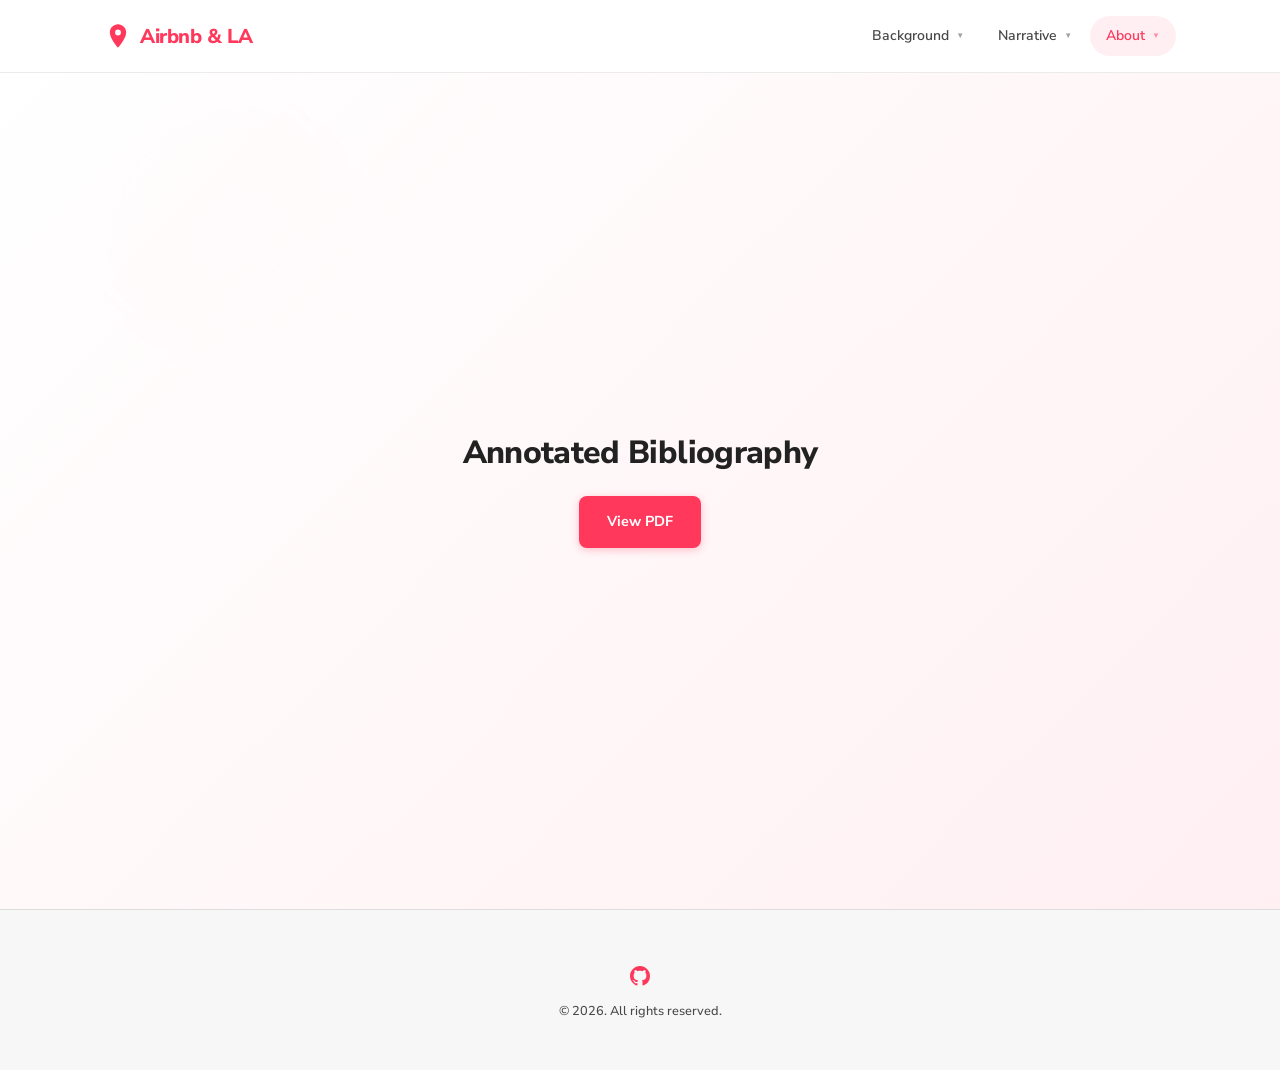
<file: DIG HUM 101 Website/bibliography.html>
<!DOCTYPE html>
<html lang="en">
<head>
  <meta charset="UTF-8">
  <meta name="viewport" content="width=device-width, initial-scale=1.0">
  <title>Bibliography &mdash; Airbnb &amp; LA</title>
  <link rel="preconnect" href="https://fonts.googleapis.com">
  <link rel="preconnect" href="https://fonts.gstatic.com" crossorigin>
  <link href="https://fonts.googleapis.com/css2?family=Nunito+Sans:ital,opsz,wght@0,6..12,400;0,6..12,500;0,6..12,600;0,6..12,700;0,6..12,800;1,6..12,400&display=swap" rel="stylesheet">
  <link rel="icon" type="image/svg+xml" href="assets/images/favicon.svg">
  <link rel="stylesheet" href="assets/css/styles.css">
</head>
<body>
  <a href="#main" class="skip-link">Skip to content</a>

  <nav class="navbar" aria-label="Main navigation">
    <div class="container">
      <a href="index.html" class="nav-brand">
        <svg viewBox="0 0 24 24" aria-hidden="true"><path d="M12 2C8.13 2 5 5.13 5 9c0 5.25 7 13 7 13s7-7.75 7-13c0-3.87-3.13-7-7-7zm0 9.5a2.5 2.5 0 010-5 2.5 2.5 0 010 5z"/></svg>
        Airbnb &amp; LA
      </a>
      <button class="nav-toggle" aria-label="Toggle navigation" aria-expanded="false">
        <span></span><span></span><span></span>
      </button>
      <ul class="nav-links">
        <li class="nav-dropdown">
          <button aria-haspopup="true" aria-expanded="false">Background <span class="dropdown-arrow">&#9660;</span></button>
          <div class="dropdown-menu">
            <a href="page1.html">History</a>
            <a href="page2.html">The Data</a>
            <a href="timeline.html">Timeline</a>
          </div>
        </li>
        <li class="nav-dropdown">
          <button aria-haspopup="true" aria-expanded="false">Narrative <span class="dropdown-arrow">&#9660;</span></button>
          <div class="dropdown-menu">
            <a href="narrative.html">Overview</a>
            <a href="page5.html">Listing Concentration</a>
            <a href="page8.html">Housing Commodification</a>
            <a href="page9.html">Commercial Hosting</a>
            <a href="page10.html">Conclusions</a>

          </div>
        </li>
        <li class="nav-dropdown">
          <button class="active" aria-haspopup="true" aria-expanded="false">About <span class="dropdown-arrow">&#9660;</span></button>
          <div class="dropdown-menu">
            <a href="about.html">About</a>
            <a href="about.html#team">The Team</a>
            <a href="bibliography.html" class="active">Bibliography</a>
          </div>
        </li>
      </ul>
    </div>
  </nav>

  <main id="main">
    <section class="bib-cta-section">
      <div class="container" style="text-align: center;">
        <h2 style="color: var(--dark); margin-bottom: 24px;">Annotated Bibliography</h2>
        <a href="https://docs.google.com/document/d/121vaB5KDWOhO3z7ecW1NlAUCJlmXhWI1kXi-Ieky9Ic/edit?usp=sharing" target="_blank" rel="noopener" class="btn btn-primary">View PDF</a>
      </div>
    </section>
  </main>

  <footer class="footer">
    <div class="container">
      <a href="https://github.com/Charleslbj23/travel-airbnb" target="_blank" rel="noopener" class="footer-github" aria-label="View project on GitHub">
        <svg viewBox="0 0 24 24" width="20" height="20" fill="currentColor"><path d="M12 0C5.37 0 0 5.37 0 12c0 5.31 3.435 9.795 8.205 11.385.6.105.825-.255.825-.57 0-.285-.015-1.23-.015-2.235-3.015.555-3.795-.735-4.035-1.41-.135-.345-.72-1.41-1.23-1.695-.42-.225-1.02-.78-.015-.795.945-.015 1.62.87 1.845 1.23 1.08 1.815 2.805 1.305 3.495.99.105-.78.42-1.305.765-1.605-2.67-.3-5.46-1.335-5.46-5.925 0-1.305.465-2.385 1.23-3.225-.12-.3-.54-1.53.12-3.18 0 0 1.005-.315 3.3 1.23.96-.27 1.98-.405 3-.405s2.04.135 3 .405c2.295-1.56 3.3-1.23 3.3-1.23.66 1.65.24 2.88.12 3.18.765.84 1.23 1.905 1.23 3.225 0 4.605-2.805 5.625-5.475 5.925.435.375.81 1.095.81 2.22 0 1.605-.015 2.895-.015 3.3 0 .315.225.69.825.57A12.02 12.02 0 0024 12c0-6.63-5.37-12-12-12z"/></svg>
      </a>
      <p>&copy; 2026. All rights reserved.</p>
    </div>
  </footer>

  <script src="assets/js/main.js"></script>
</body>
</html>
</file>
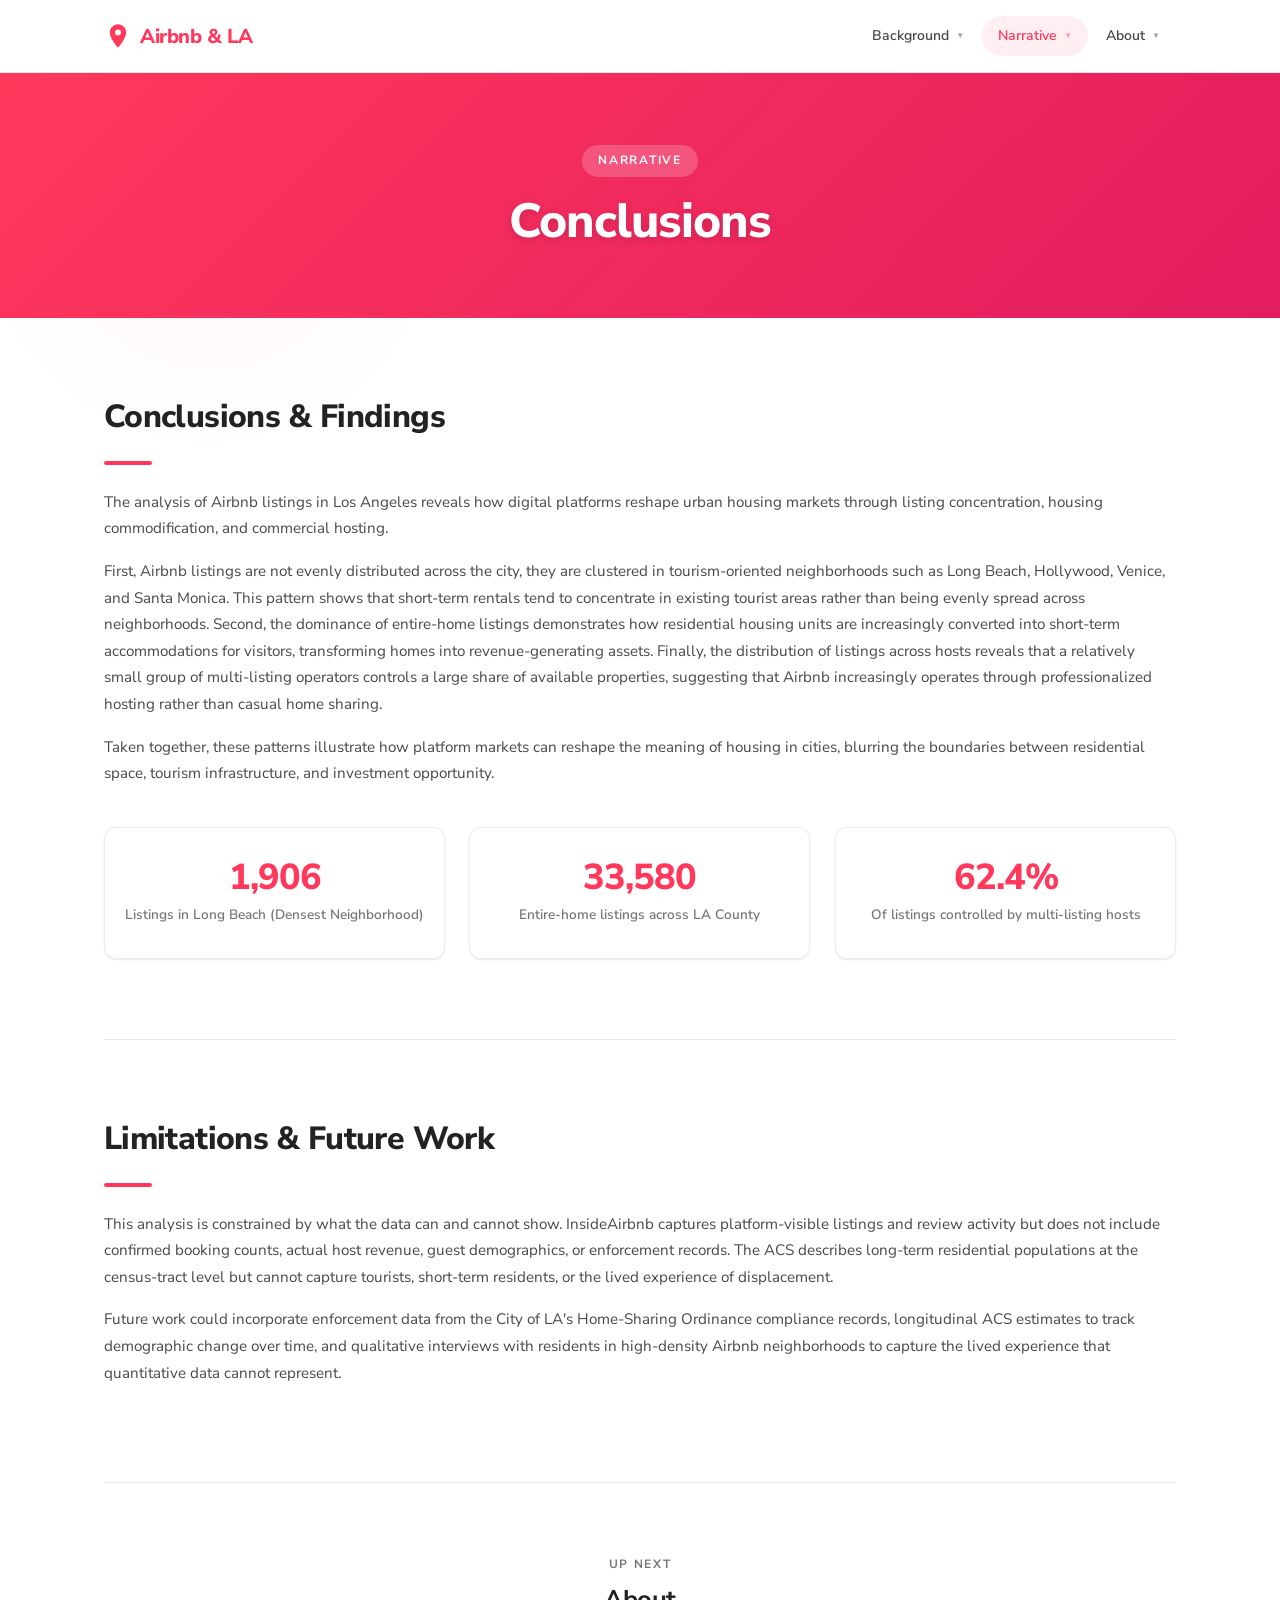
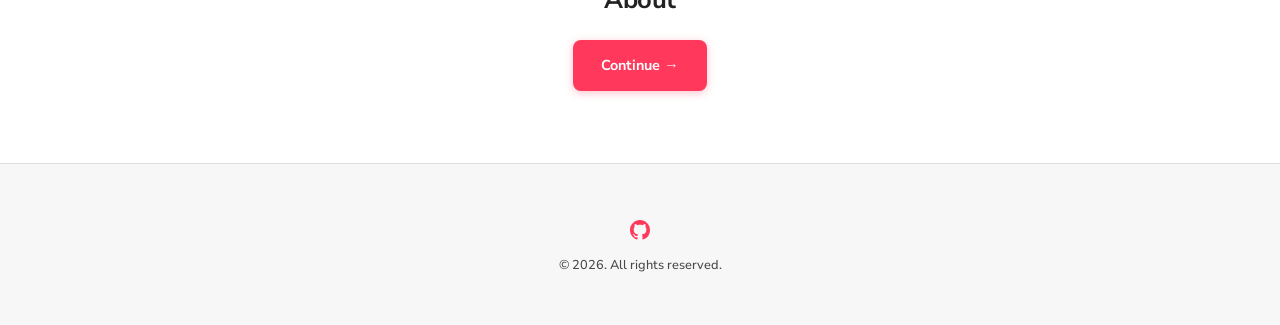
<file: DIG HUM 101 Website/page10.html>
<!DOCTYPE html>
<html lang="en">
<head>
  <meta charset="UTF-8">
  <meta name="viewport" content="width=device-width, initial-scale=1.0">
  <title>Conclusions &mdash; Airbnb &amp; LA</title>
  <link rel="preconnect" href="https://fonts.googleapis.com">
  <link rel="preconnect" href="https://fonts.gstatic.com" crossorigin>
  <link href="https://fonts.googleapis.com/css2?family=Nunito+Sans:ital,opsz,wght@0,6..12,400;0,6..12,500;0,6..12,600;0,6..12,700;0,6..12,800;1,6..12,400&display=swap" rel="stylesheet">
  <link rel="icon" type="image/svg+xml" href="assets/images/favicon.svg">
  <link rel="stylesheet" href="assets/css/styles.css">
</head>
<body>
  <a href="#main" class="skip-link">Skip to content</a>

  <nav class="navbar" aria-label="Main navigation">
    <div class="container">
      <a href="index.html" class="nav-brand">
        <svg viewBox="0 0 24 24" aria-hidden="true"><path d="M12 2C8.13 2 5 5.13 5 9c0 5.25 7 13 7 13s7-7.75 7-13c0-3.87-3.13-7-7-7zm0 9.5a2.5 2.5 0 010-5 2.5 2.5 0 010 5z"/></svg>
        Airbnb &amp; LA
      </a>
      <button class="nav-toggle" aria-label="Toggle navigation" aria-expanded="false">
        <span></span><span></span><span></span>
      </button>
      <ul class="nav-links">
        <li class="nav-dropdown">
          <button aria-haspopup="true" aria-expanded="false">Background <span class="dropdown-arrow">&#9660;</span></button>
          <div class="dropdown-menu">
            <a href="page1.html">History</a>
            <a href="page2.html">The Data</a>
            <a href="timeline.html">Timeline</a>
          </div>
        </li>
        <li class="nav-dropdown">
          <button class="active" aria-haspopup="true" aria-expanded="false">Narrative <span class="dropdown-arrow">&#9660;</span></button>
          <div class="dropdown-menu">
            <a href="narrative.html">Overview</a>
            <a href="page5.html">Listing Concentration</a>
            <a href="page8.html">Housing Commodification</a>
            <a href="page9.html">Commercial Hosting</a>
            <a href="page10.html" class="active">Conclusions</a>

          </div>
        </li>
        <li class="nav-dropdown">
          <button aria-haspopup="true" aria-expanded="false">About <span class="dropdown-arrow">&#9660;</span></button>
          <div class="dropdown-menu">
            <a href="about.html">About</a>
            <a href="about.html#team">The Team</a>
            <a href="bibliography.html">Bibliography</a>
          </div>
        </li>
      </ul>
    </div>
  </nav>

  <header class="page-header-clean page-header-narrative">
    <span class="eyebrow">Narrative</span>
    <h1>Conclusions</h1>

  </header>

  <main id="main">
    <div class="container">

      <section class="section" data-reveal>
        <h2>Conclusions &amp; Findings</h2>
        <div class="divider"></div>
        <p>The analysis of Airbnb listings in Los Angeles reveals how digital platforms reshape urban housing markets through listing concentration, housing commodification, and commercial hosting.</p>
        <p>First, Airbnb listings are not evenly distributed across the city, they are clustered in tourism-oriented neighborhoods such as Long Beach, Hollywood, Venice, and Santa Monica. This pattern shows that short-term rentals tend to concentrate in existing tourist areas rather than being evenly spread across neighborhoods. Second, the dominance of entire-home listings demonstrates how residential housing units are increasingly converted into short-term accommodations for visitors, transforming homes into revenue-generating assets. Finally, the distribution of listings across hosts reveals that a relatively small group of multi-listing operators controls a large share of available properties, suggesting that Airbnb increasingly operates through professionalized hosting rather than casual home sharing.</p>
        <p>Taken together, these patterns illustrate how platform markets can reshape the meaning of housing in cities, blurring the boundaries between residential space, tourism infrastructure, and investment opportunity.</p>

        <div class="stat-row" data-reveal style="margin-top:40px">
          <div class="stat-card">
            <div class="stat-number">1,906</div>
            <div class="stat-label">Listings in Long Beach (Densest Neighborhood)</div>
          </div>
          <div class="stat-card">
            <div class="stat-number">33,580</div>
            <div class="stat-label">Entire-home listings across LA County</div>
          </div>
          <div class="stat-card">
            <div class="stat-number">62.4%</div>
            <div class="stat-label">Of listings controlled by multi-listing hosts</div>
          </div>
        </div>
      </section>

      <section class="section" data-reveal>
        <h2>Limitations &amp; Future Work</h2>
        <div class="divider"></div>
        <p>This analysis is constrained by what the data can and cannot show. InsideAirbnb captures platform-visible listings and review activity but does not include confirmed booking counts, actual host revenue, guest demographics, or enforcement records. The ACS describes long-term residential populations at the census-tract level but cannot capture tourists, short-term residents, or the lived experience of displacement.</p>
        <p>Future work could incorporate enforcement data from the City of LA's Home-Sharing Ordinance compliance records, longitudinal ACS estimates to track demographic change over time, and qualitative interviews with residents in high-density Airbnb neighborhoods to capture the lived experience that quantitative data cannot represent.</p>
      </section>

      <div class="up-next" data-reveal>
        <p class="label">Up Next</p>
        <h3>About</h3>
        <a href="page6.html" class="btn btn-primary">Continue &rarr;</a>
      </div>

    </div>
  </main>

  <footer class="footer">
    <div class="container">
      <a href="https://github.com/Charleslbj23/travel-airbnb" target="_blank" rel="noopener" class="footer-github" aria-label="View project on GitHub">
        <svg viewBox="0 0 24 24" width="20" height="20" fill="currentColor"><path d="M12 0C5.37 0 0 5.37 0 12c0 5.31 3.435 9.795 8.205 11.385.6.105.825-.255.825-.57 0-.285-.015-1.23-.015-2.235-3.015.555-3.795-.735-4.035-1.41-.135-.345-.72-1.41-1.23-1.695-.42-.225-1.02-.78-.015-.795.945-.015 1.62.87 1.845 1.23 1.08 1.815 2.805 1.305 3.495.99.105-.78.42-1.305.765-1.605-2.67-.3-5.46-1.335-5.46-5.925 0-1.305.465-2.385 1.23-3.225-.12-.3-.54-1.53.12-3.18 0 0 1.005-.315 3.3 1.23.96-.27 1.98-.405 3-.405s2.04.135 3 .405c2.295-1.56 3.3-1.23 3.3-1.23.66 1.65.24 2.88.12 3.18.765.84 1.23 1.905 1.23 3.225 0 4.605-2.805 5.625-5.475 5.925.435.375.81 1.095.81 2.22 0 1.605-.015 2.895-.015 3.3 0 .315.225.69.825.57A12.02 12.02 0 0024 12c0-6.63-5.37-12-12-12z"/></svg>
      </a>
      <p>&copy; 2026. All rights reserved.</p>
    </div>
  </footer>

  <script src="assets/js/main.js"></script>
</body>
</html>
</file>
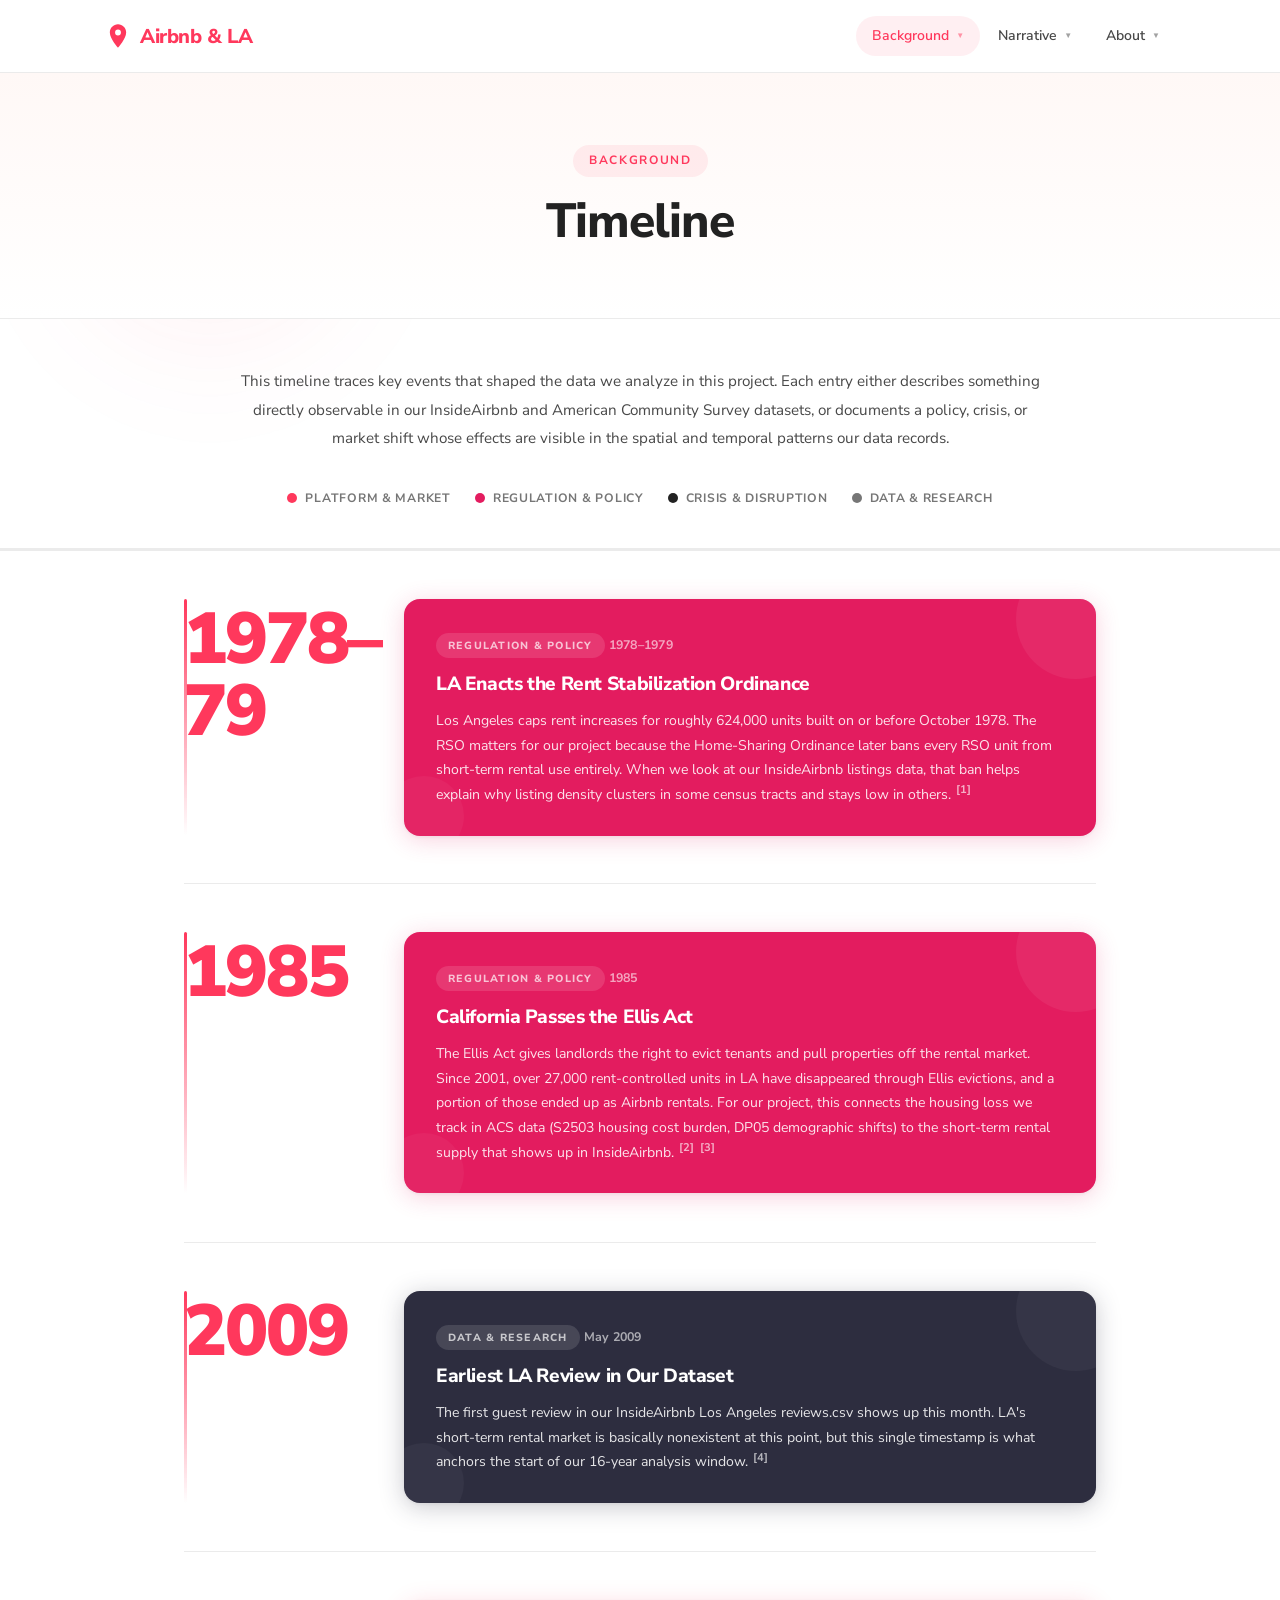
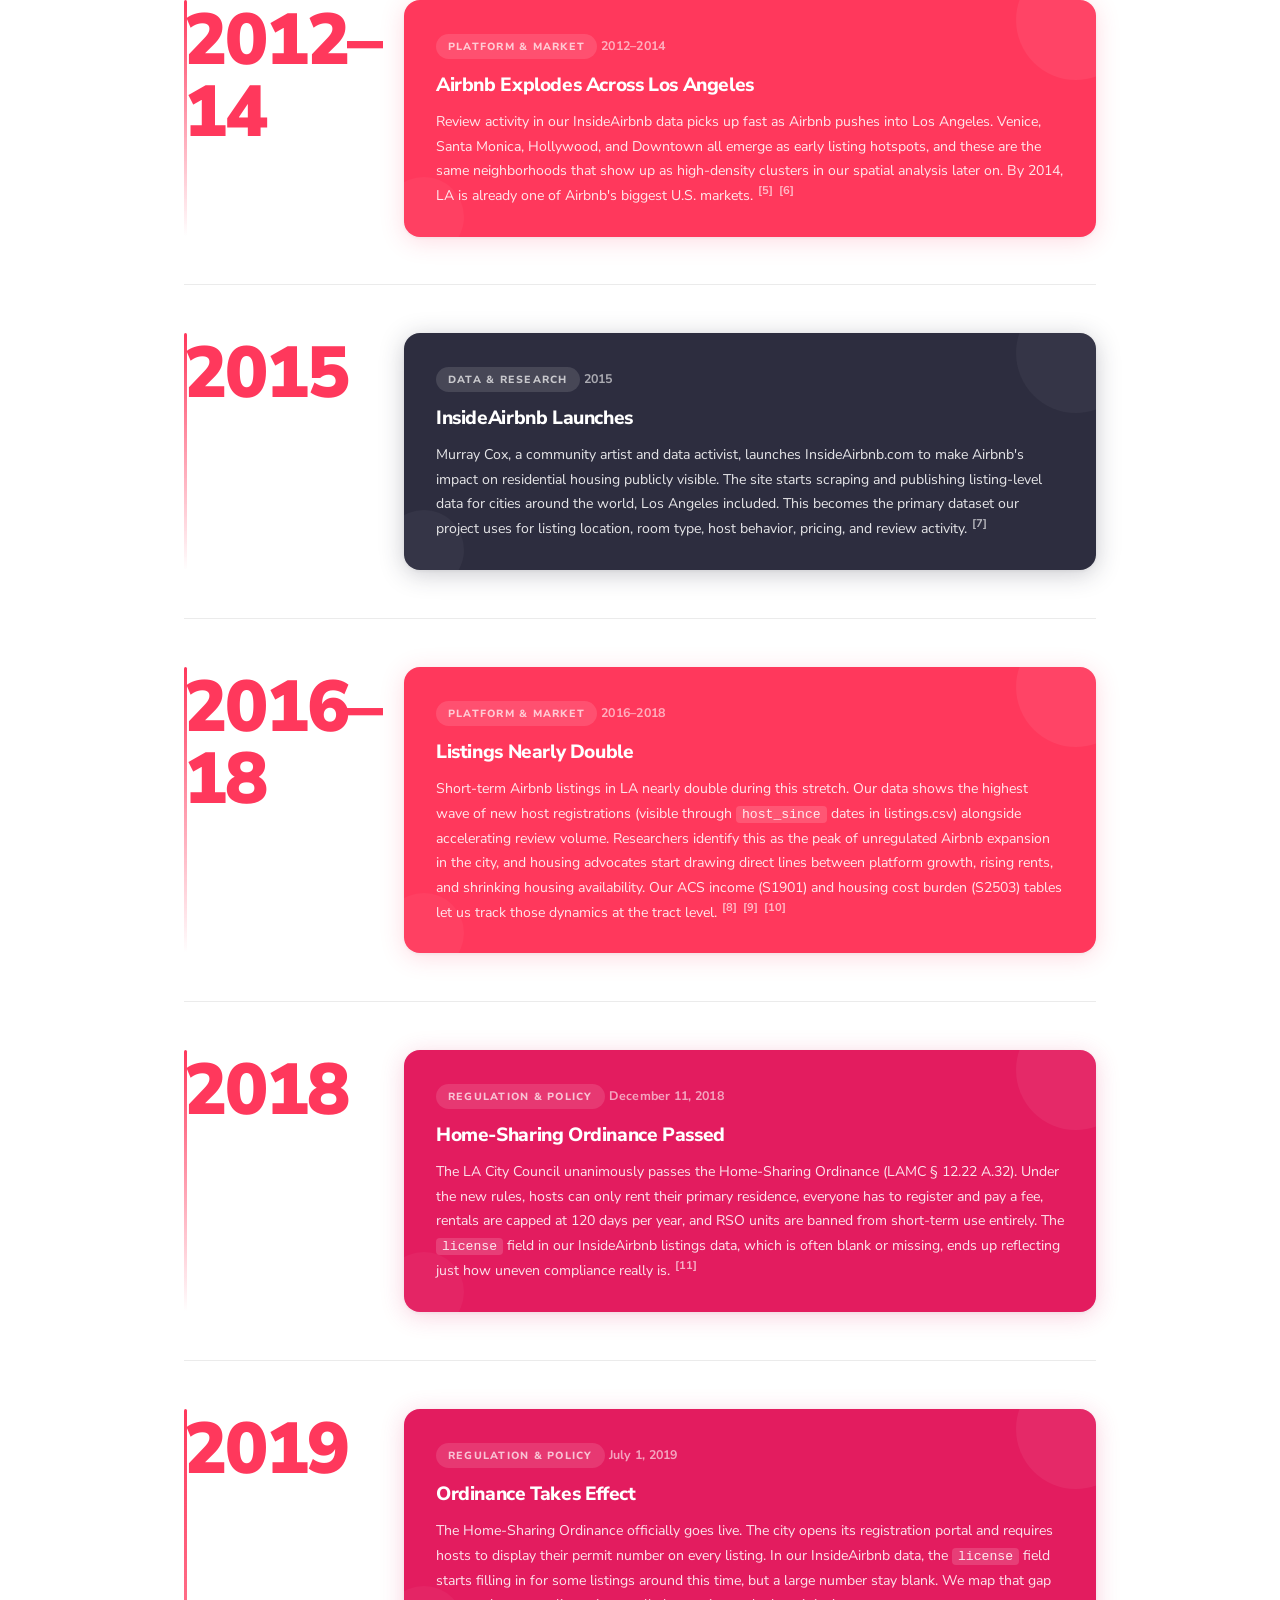
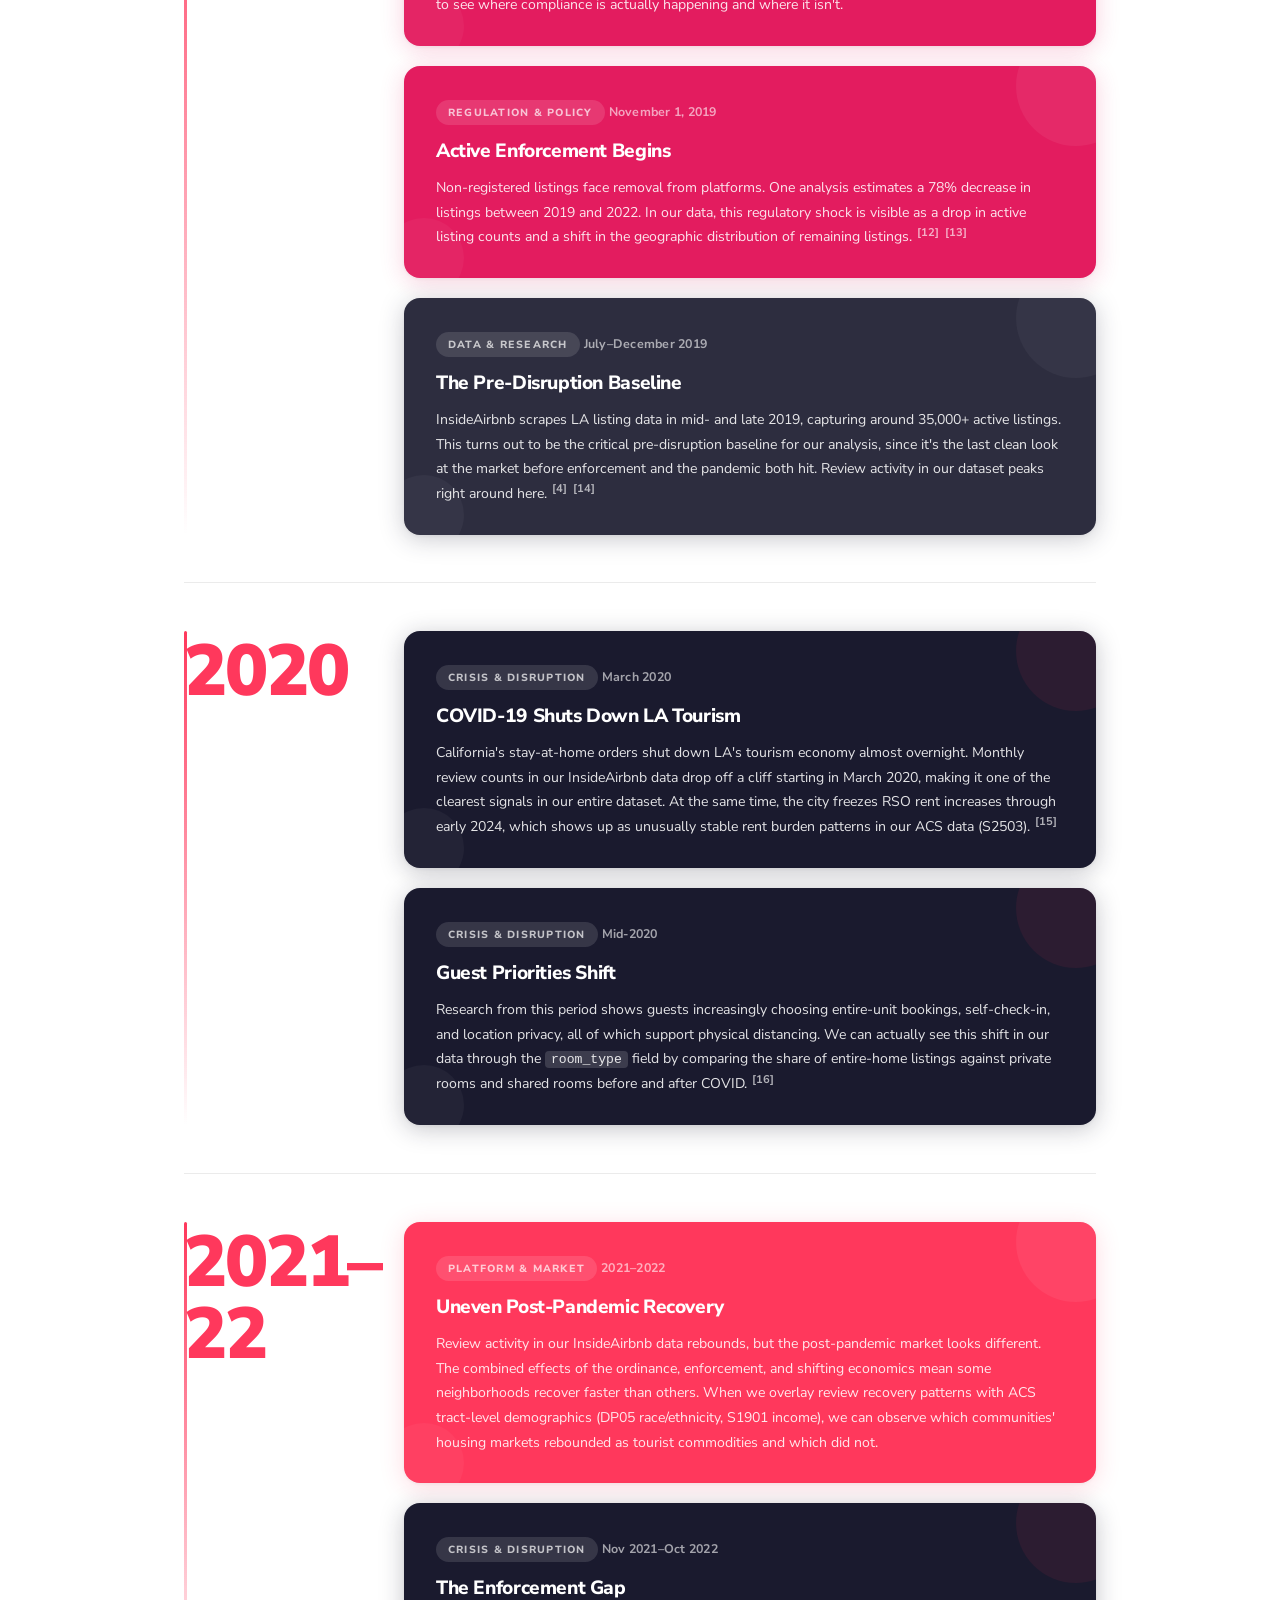
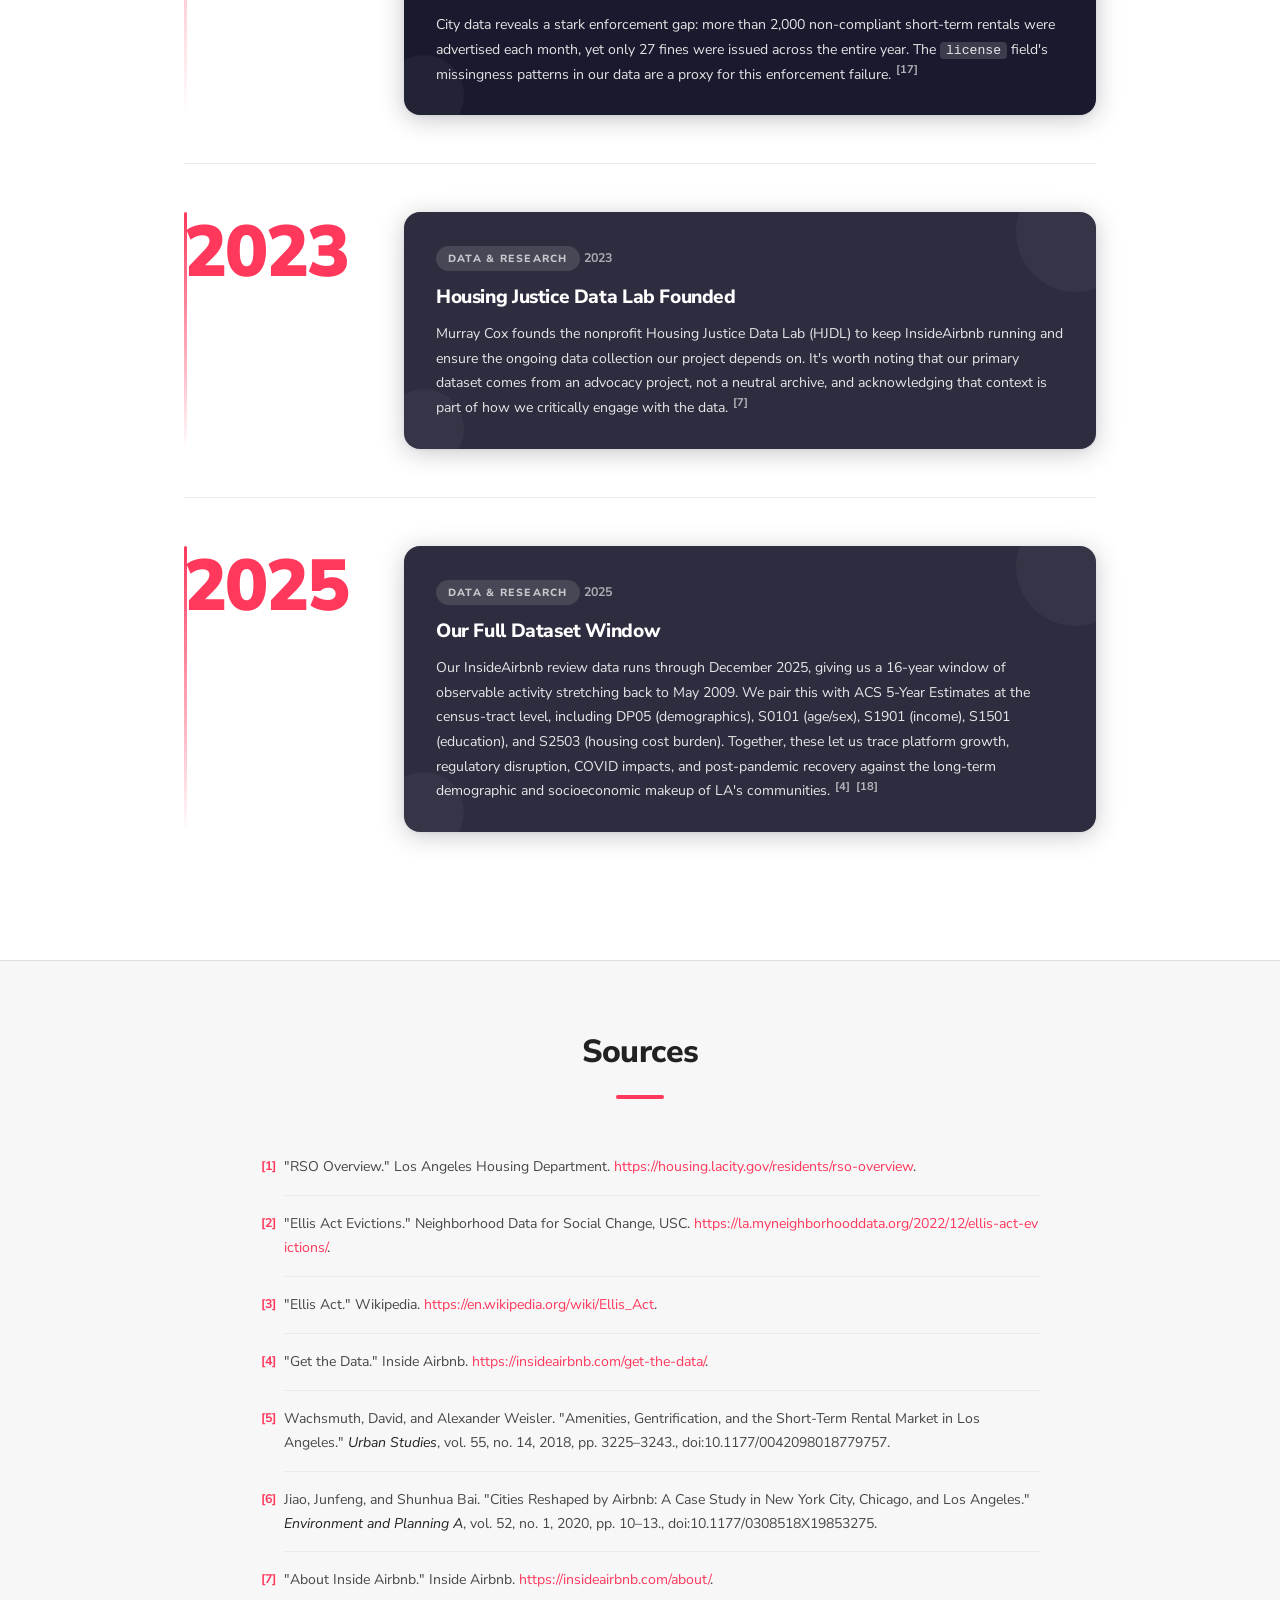
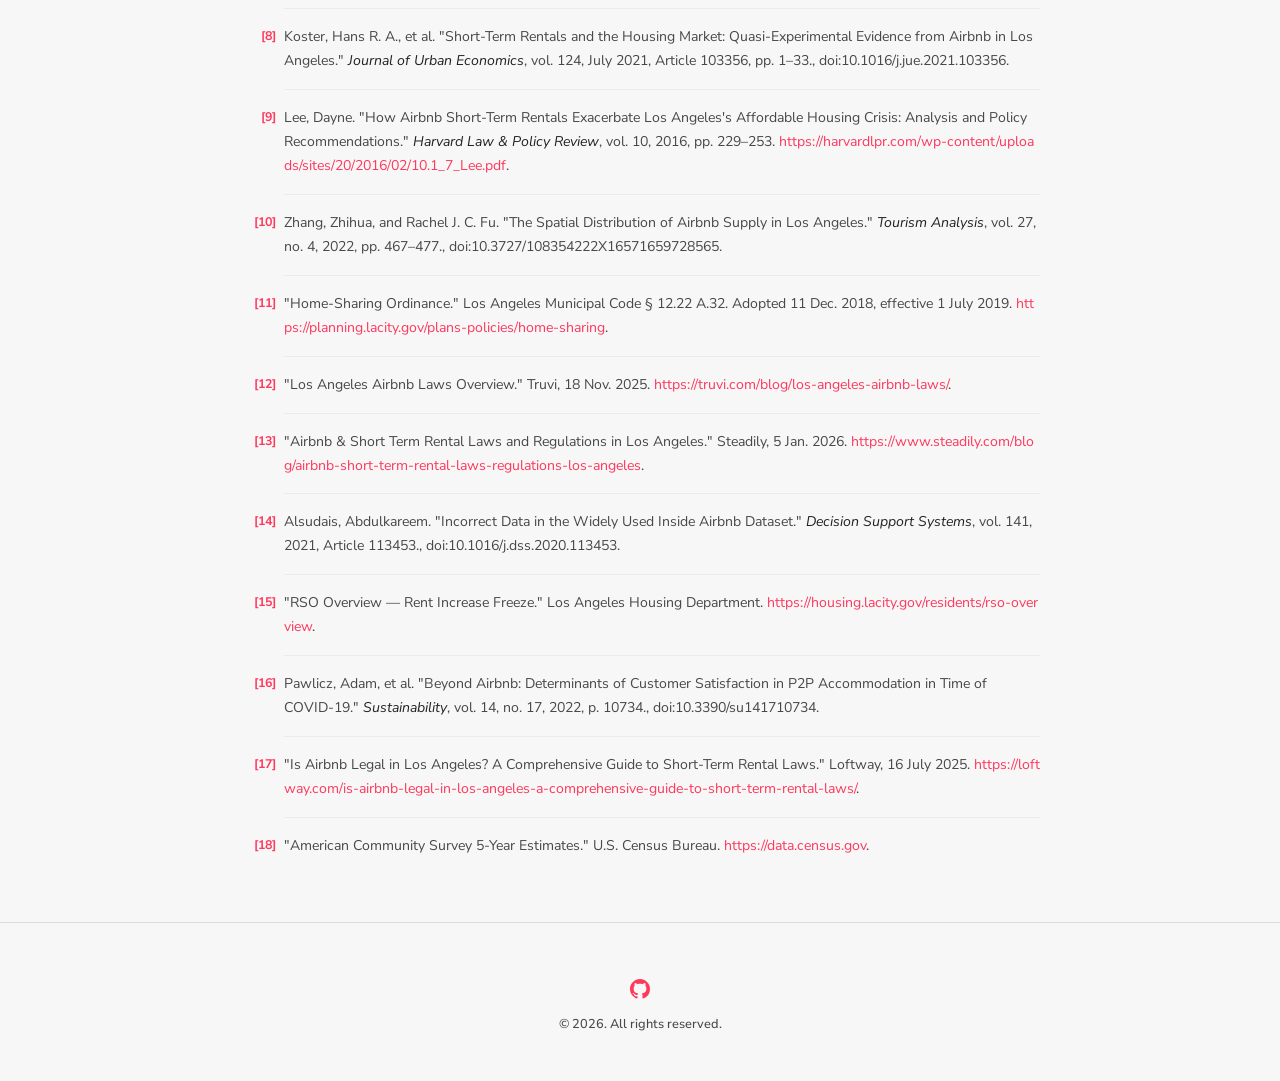
<file: DIG HUM 101 Website/timeline.html>
<!DOCTYPE html>
<html lang="en">
<head>
  <meta charset="UTF-8">
  <meta name="viewport" content="width=device-width, initial-scale=1.0">
  <title>Timeline &mdash; Airbnb &amp; LA</title>
  <link rel="preconnect" href="https://fonts.googleapis.com">
  <link rel="preconnect" href="https://fonts.gstatic.com" crossorigin>
  <link href="https://fonts.googleapis.com/css2?family=Nunito+Sans:ital,opsz,wght@0,6..12,400;0,6..12,500;0,6..12,600;0,6..12,700;0,6..12,800;0,6..12,900;1,6..12,400&display=swap" rel="stylesheet">
  <link rel="icon" type="image/svg+xml" href="assets/images/favicon.svg">
  <link rel="stylesheet" href="assets/css/styles.css">
</head>
<body>
  <a href="#main" class="skip-link">Skip to content</a>

  <nav class="navbar" aria-label="Main navigation">
    <div class="container">
      <a href="index.html" class="nav-brand">
        <svg viewBox="0 0 24 24" aria-hidden="true"><path d="M12 2C8.13 2 5 5.13 5 9c0 5.25 7 13 7 13s7-7.75 7-13c0-3.87-3.13-7-7-7zm0 9.5a2.5 2.5 0 010-5 2.5 2.5 0 010 5z"/></svg>
        Airbnb &amp; LA
      </a>
      <button class="nav-toggle" aria-label="Toggle navigation" aria-expanded="false">
        <span></span><span></span><span></span>
      </button>
      <ul class="nav-links">
        <li class="nav-dropdown">
          <button class="active" aria-haspopup="true" aria-expanded="false">Background <span class="dropdown-arrow">&#9660;</span></button>
          <div class="dropdown-menu">
            <a href="page1.html">History</a>
            <a href="page2.html">The Data</a>
            <a href="timeline.html" class="active">Timeline</a>
          </div>
        </li>
        <li class="nav-dropdown">
          <button aria-haspopup="true" aria-expanded="false">Narrative <span class="dropdown-arrow">&#9660;</span></button>
          <div class="dropdown-menu">
            <a href="narrative.html">Overview</a>
            <a href="page5.html">Listing Concentration</a>
            <a href="page8.html">Housing Commodification</a>
            <a href="page9.html">Commercial Hosting</a>
            <a href="page10.html">Conclusions</a>

          </div>
        </li>
        <li class="nav-dropdown">
          <button aria-haspopup="true" aria-expanded="false">About <span class="dropdown-arrow">&#9660;</span></button>
          <div class="dropdown-menu">
            <a href="about.html">About</a>
            <a href="about.html#team">The Team</a>
            <a href="bibliography.html">Bibliography</a>
          </div>
        </li>
      </ul>
    </div>
  </nav>

  <header class="page-header-clean">
    <span class="eyebrow">Background</span>
    <h1>Timeline</h1>
  </header>

  <main id="main">

    <!-- Timeline intro -->
    <section class="tl-intro-section">
      <div class="container">
        <p class="tl-intro-text">This timeline traces key events that shaped the data we analyze in this project. Each entry either describes something directly observable in our InsideAirbnb and American Community Survey datasets, or documents a policy, crisis, or market shift whose effects are visible in the spatial and temporal patterns our data records.</p>
        <div class="tl-legend">
          <span class="tl-legend-item" data-cat="platform"><span class="tl-legend-dot"></span>Platform &amp; Market</span>
          <span class="tl-legend-item" data-cat="regulation"><span class="tl-legend-dot"></span>Regulation &amp; Policy</span>
          <span class="tl-legend-item" data-cat="crisis"><span class="tl-legend-dot"></span>Crisis &amp; Disruption</span>
          <span class="tl-legend-item" data-cat="data"><span class="tl-legend-dot"></span>Data &amp; Research</span>
        </div>
      </div>
    </section>

    <!-- Scroll progress bar -->
    <div class="tl-progress-track" aria-hidden="true">
      <div class="tl-progress-fill" id="tl-progress"></div>
    </div>

    <!-- TIMELINE -->
    <section class="tl-wrapper">

      <!-- 1978–1979 -->
      <div class="tl-era" data-reveal>
        <div class="tl-era-year">1978&ndash;79</div>
        <div class="tl-era-cards">
          <div class="tl-card" data-cat="regulation">
            <span class="tl-card-cat">Regulation &amp; Policy</span>
            <span class="tl-card-date">1978&ndash;1979</span>
            <h3>LA Enacts the Rent Stabilization Ordinance</h3>
            <p>Los Angeles caps rent increases for roughly 624,000 units built on or before October 1978. The RSO matters for our project because the Home-Sharing Ordinance later bans every RSO unit from short-term rental use entirely. When we look at our InsideAirbnb listings data, that ban helps explain why listing density clusters in some census tracts and stays low in others. <a href="#cite-1" class="cite-ref">[1]</a></p>
          </div>
        </div>
      </div>

      <!-- 1985 -->
      <div class="tl-era" data-reveal>
        <div class="tl-era-year">1985</div>
        <div class="tl-era-cards">
          <div class="tl-card" data-cat="regulation">
            <span class="tl-card-cat">Regulation &amp; Policy</span>
            <span class="tl-card-date">1985</span>
            <h3>California Passes the Ellis Act</h3>
            <p>The Ellis Act gives landlords the right to evict tenants and pull properties off the rental market. Since 2001, over 27,000 rent-controlled units in LA have disappeared through Ellis evictions, and a portion of those ended up as Airbnb rentals. For our project, this connects the housing loss we track in ACS data (S2503 housing cost burden, DP05 demographic shifts) to the short-term rental supply that shows up in InsideAirbnb. <a href="#cite-2" class="cite-ref">[2]</a> <a href="#cite-3" class="cite-ref">[3]</a></p>
          </div>
        </div>
      </div>

      <!-- 2009 -->
      <div class="tl-era" data-reveal>
        <div class="tl-era-year">2009</div>
        <div class="tl-era-cards">
          <div class="tl-card" data-cat="data">
            <span class="tl-card-cat">Data &amp; Research</span>
            <span class="tl-card-date">May 2009</span>
            <h3>Earliest LA Review in Our Dataset</h3>
            <p>The first guest review in our InsideAirbnb Los Angeles reviews.csv shows up this month. LA's short-term rental market is basically nonexistent at this point, but this single timestamp is what anchors the start of our 16-year analysis window. <a href="#cite-4" class="cite-ref">[4]</a></p>
          </div>
        </div>
      </div>

      <!-- 2012–2014 -->
      <div class="tl-era" data-reveal>
        <div class="tl-era-year">2012&ndash;14</div>
        <div class="tl-era-cards">
          <div class="tl-card" data-cat="platform">
            <span class="tl-card-cat">Platform &amp; Market</span>
            <span class="tl-card-date">2012&ndash;2014</span>
            <h3>Airbnb Explodes Across Los Angeles</h3>
            <p>Review activity in our InsideAirbnb data picks up fast as Airbnb pushes into Los Angeles. Venice, Santa Monica, Hollywood, and Downtown all emerge as early listing hotspots, and these are the same neighborhoods that show up as high-density clusters in our spatial analysis later on. By 2014, LA is already one of Airbnb's biggest U.S. markets. <a href="#cite-5" class="cite-ref">[5]</a> <a href="#cite-6" class="cite-ref">[6]</a></p>
          </div>
        </div>
      </div>

      <!-- 2015 -->
      <div class="tl-era" data-reveal>
        <div class="tl-era-year">2015</div>
        <div class="tl-era-cards">
          <div class="tl-card" data-cat="data">
            <span class="tl-card-cat">Data &amp; Research</span>
            <span class="tl-card-date">2015</span>
            <h3>InsideAirbnb Launches</h3>
            <p>Murray Cox, a community artist and data activist, launches InsideAirbnb.com to make Airbnb's impact on residential housing publicly visible. The site starts scraping and publishing listing-level data for cities around the world, Los Angeles included. This becomes the primary dataset our project uses for listing location, room type, host behavior, pricing, and review activity. <a href="#cite-7" class="cite-ref">[7]</a></p>
          </div>
        </div>
      </div>

      <!-- 2016–2018 -->
      <div class="tl-era" data-reveal>
        <div class="tl-era-year">2016&ndash;18</div>
        <div class="tl-era-cards">
          <div class="tl-card" data-cat="platform">
            <span class="tl-card-cat">Platform &amp; Market</span>
            <span class="tl-card-date">2016&ndash;2018</span>
            <h3>Listings Nearly Double</h3>
            <p>Short-term Airbnb listings in LA nearly double during this stretch. Our data shows the highest wave of new host registrations (visible through <code>host_since</code> dates in listings.csv) alongside accelerating review volume. Researchers identify this as the peak of unregulated Airbnb expansion in the city, and housing advocates start drawing direct lines between platform growth, rising rents, and shrinking housing availability. Our ACS income (S1901) and housing cost burden (S2503) tables let us track those dynamics at the tract level. <a href="#cite-8" class="cite-ref">[8]</a> <a href="#cite-9" class="cite-ref">[9]</a> <a href="#cite-10" class="cite-ref">[10]</a></p>
          </div>
        </div>
      </div>

      <!-- 2018 -->
      <div class="tl-era" data-reveal>
        <div class="tl-era-year">2018</div>
        <div class="tl-era-cards">
          <div class="tl-card" data-cat="regulation">
            <span class="tl-card-cat">Regulation &amp; Policy</span>
            <span class="tl-card-date">December 11, 2018</span>
            <h3>Home-Sharing Ordinance Passed</h3>
            <p>The LA City Council unanimously passes the Home-Sharing Ordinance (LAMC &sect; 12.22 A.32). Under the new rules, hosts can only rent their primary residence, everyone has to register and pay a fee, rentals are capped at 120 days per year, and RSO units are banned from short-term use entirely. The <code>license</code> field in our InsideAirbnb listings data, which is often blank or missing, ends up reflecting just how uneven compliance really is. <a href="#cite-11" class="cite-ref">[11]</a></p>
          </div>
        </div>
      </div>

      <!-- 2019 -->
      <div class="tl-era" data-reveal>
        <div class="tl-era-year">2019</div>
        <div class="tl-era-cards">
          <div class="tl-card" data-cat="regulation">
            <span class="tl-card-cat">Regulation &amp; Policy</span>
            <span class="tl-card-date">July 1, 2019</span>
            <h3>Ordinance Takes Effect</h3>
            <p>The Home-Sharing Ordinance officially goes live. The city opens its registration portal and requires hosts to display their permit number on every listing. In our InsideAirbnb data, the <code>license</code> field starts filling in for some listings around this time, but a large number stay blank. We map that gap to see where compliance is actually happening and where it isn't.</p>
          </div>
          <div class="tl-card" data-cat="regulation">
            <span class="tl-card-cat">Regulation &amp; Policy</span>
            <span class="tl-card-date">November 1, 2019</span>
            <h3>Active Enforcement Begins</h3>
            <p>Non-registered listings face removal from platforms. One analysis estimates a 78% decrease in listings between 2019 and 2022. In our data, this regulatory shock is visible as a drop in active listing counts and a shift in the geographic distribution of remaining listings. <a href="#cite-12" class="cite-ref">[12]</a> <a href="#cite-13" class="cite-ref">[13]</a></p>
          </div>
          <div class="tl-card" data-cat="data">
            <span class="tl-card-cat">Data &amp; Research</span>
            <span class="tl-card-date">July&ndash;December 2019</span>
            <h3>The Pre-Disruption Baseline</h3>
            <p>InsideAirbnb scrapes LA listing data in mid- and late 2019, capturing around 35,000+ active listings. This turns out to be the critical pre-disruption baseline for our analysis, since it's the last clean look at the market before enforcement and the pandemic both hit. Review activity in our dataset peaks right around here. <a href="#cite-4" class="cite-ref">[4]</a> <a href="#cite-14" class="cite-ref">[14]</a></p>
          </div>
        </div>
      </div>

      <!-- 2020 -->
      <div class="tl-era" data-reveal>
        <div class="tl-era-year">2020</div>
        <div class="tl-era-cards">
          <div class="tl-card" data-cat="crisis">
            <span class="tl-card-cat">Crisis &amp; Disruption</span>
            <span class="tl-card-date">March 2020</span>
            <h3>COVID-19 Shuts Down LA Tourism</h3>
            <p>California's stay-at-home orders shut down LA's tourism economy almost overnight. Monthly review counts in our InsideAirbnb data drop off a cliff starting in March 2020, making it one of the clearest signals in our entire dataset. At the same time, the city freezes RSO rent increases through early 2024, which shows up as unusually stable rent burden patterns in our ACS data (S2503). <a href="#cite-15" class="cite-ref">[15]</a></p>
          </div>
          <div class="tl-card" data-cat="crisis">
            <span class="tl-card-cat">Crisis &amp; Disruption</span>
            <span class="tl-card-date">Mid-2020</span>
            <h3>Guest Priorities Shift</h3>
            <p>Research from this period shows guests increasingly choosing entire-unit bookings, self-check-in, and location privacy, all of which support physical distancing. We can actually see this shift in our data through the <code>room_type</code> field by comparing the share of entire-home listings against private rooms and shared rooms before and after COVID. <a href="#cite-16" class="cite-ref">[16]</a></p>
          </div>
        </div>
      </div>

      <!-- 2021–2022 -->
      <div class="tl-era" data-reveal>
        <div class="tl-era-year">2021&ndash;22</div>
        <div class="tl-era-cards">
          <div class="tl-card" data-cat="platform">
            <span class="tl-card-cat">Platform &amp; Market</span>
            <span class="tl-card-date">2021&ndash;2022</span>
            <h3>Uneven Post-Pandemic Recovery</h3>
            <p>Review activity in our InsideAirbnb data rebounds, but the post-pandemic market looks different. The combined effects of the ordinance, enforcement, and shifting economics mean some neighborhoods recover faster than others. When we overlay review recovery patterns with ACS tract-level demographics (DP05 race/ethnicity, S1901 income), we can observe which communities' housing markets rebounded as tourist commodities and which did not.</p>
          </div>
          <div class="tl-card" data-cat="crisis">
            <span class="tl-card-cat">Crisis &amp; Disruption</span>
            <span class="tl-card-date">Nov 2021&ndash;Oct 2022</span>
            <h3>The Enforcement Gap</h3>
            <p>City data reveals a stark enforcement gap: more than 2,000 non-compliant short-term rentals were advertised each month, yet only 27 fines were issued across the entire year. The <code>license</code> field's missingness patterns in our data are a proxy for this enforcement failure. <a href="#cite-17" class="cite-ref">[17]</a></p>
          </div>
        </div>
      </div>

      <!-- 2023 -->
      <div class="tl-era" data-reveal>
        <div class="tl-era-year">2023</div>
        <div class="tl-era-cards">
          <div class="tl-card" data-cat="data">
            <span class="tl-card-cat">Data &amp; Research</span>
            <span class="tl-card-date">2023</span>
            <h3>Housing Justice Data Lab Founded</h3>
            <p>Murray Cox founds the nonprofit Housing Justice Data Lab (HJDL) to keep InsideAirbnb running and ensure the ongoing data collection our project depends on. It's worth noting that our primary dataset comes from an advocacy project, not a neutral archive, and acknowledging that context is part of how we critically engage with the data. <a href="#cite-7" class="cite-ref">[7]</a></p>
          </div>
        </div>
      </div>

      <!-- 2025 -->
      <div class="tl-era" data-reveal>
        <div class="tl-era-year">2025</div>
        <div class="tl-era-cards">
          <div class="tl-card" data-cat="data">
            <span class="tl-card-cat">Data &amp; Research</span>
            <span class="tl-card-date">2025</span>
            <h3>Our Full Dataset Window</h3>
            <p>Our InsideAirbnb review data runs through December 2025, giving us a 16-year window of observable activity stretching back to May 2009. We pair this with ACS 5-Year Estimates at the census-tract level, including DP05 (demographics), S0101 (age/sex), S1901 (income), S1501 (education), and S2503 (housing cost burden). Together, these let us trace platform growth, regulatory disruption, COVID impacts, and post-pandemic recovery against the long-term demographic and socioeconomic makeup of LA's communities. <a href="#cite-4" class="cite-ref">[4]</a> <a href="#cite-18" class="cite-ref">[18]</a></p>
          </div>
        </div>
      </div>

    </section>

    <!-- Citations -->
    <section class="tl-citations">
      <div class="container">
        <h2>Sources</h2>
        <div class="divider divider-center"></div>
        <ol class="citation-list">
          <li id="cite-1">"RSO Overview." Los Angeles Housing Department. <a href="https://housing.lacity.gov/residents/rso-overview" target="_blank" rel="noopener">https://housing.lacity.gov/residents/rso-overview</a>.</li>
          <li id="cite-2">"Ellis Act Evictions." Neighborhood Data for Social Change, USC. <a href="https://la.myneighborhooddata.org/2022/12/ellis-act-evictions/" target="_blank" rel="noopener">https://la.myneighborhooddata.org/2022/12/ellis-act-evictions/</a>.</li>
          <li id="cite-3">"Ellis Act." Wikipedia. <a href="https://en.wikipedia.org/wiki/Ellis_Act" target="_blank" rel="noopener">https://en.wikipedia.org/wiki/Ellis_Act</a>.</li>
          <li id="cite-4">"Get the Data." Inside Airbnb. <a href="https://insideairbnb.com/get-the-data/" target="_blank" rel="noopener">https://insideairbnb.com/get-the-data/</a>.</li>
          <li id="cite-5">Wachsmuth, David, and Alexander Weisler. "Amenities, Gentrification, and the Short-Term Rental Market in Los Angeles." <em>Urban Studies</em>, vol. 55, no. 14, 2018, pp. 3225&ndash;3243., doi:10.1177/0042098018779757.</li>
          <li id="cite-6">Jiao, Junfeng, and Shunhua Bai. "Cities Reshaped by Airbnb: A Case Study in New York City, Chicago, and Los Angeles." <em>Environment and Planning A</em>, vol. 52, no. 1, 2020, pp. 10&ndash;13., doi:10.1177/0308518X19853275.</li>
          <li id="cite-7">"About Inside Airbnb." Inside Airbnb. <a href="https://insideairbnb.com/about/" target="_blank" rel="noopener">https://insideairbnb.com/about/</a>.</li>
          <li id="cite-8">Koster, Hans R. A., et al. "Short-Term Rentals and the Housing Market: Quasi-Experimental Evidence from Airbnb in Los Angeles." <em>Journal of Urban Economics</em>, vol. 124, July 2021, Article 103356, pp. 1&ndash;33., doi:10.1016/j.jue.2021.103356.</li>
          <li id="cite-9">Lee, Dayne. "How Airbnb Short-Term Rentals Exacerbate Los Angeles's Affordable Housing Crisis: Analysis and Policy Recommendations." <em>Harvard Law &amp; Policy Review</em>, vol. 10, 2016, pp. 229&ndash;253. <a href="https://harvardlpr.com/wp-content/uploads/sites/20/2016/02/10.1_7_Lee.pdf" target="_blank" rel="noopener">https://harvardlpr.com/wp-content/uploads/sites/20/2016/02/10.1_7_Lee.pdf</a>.</li>
          <li id="cite-10">Zhang, Zhihua, and Rachel J. C. Fu. "The Spatial Distribution of Airbnb Supply in Los Angeles." <em>Tourism Analysis</em>, vol. 27, no. 4, 2022, pp. 467&ndash;477., doi:10.3727/108354222X16571659728565.</li>
          <li id="cite-11">"Home-Sharing Ordinance." Los Angeles Municipal Code &sect; 12.22 A.32. Adopted 11 Dec. 2018, effective 1 July 2019. <a href="https://planning.lacity.gov/plans-policies/home-sharing" target="_blank" rel="noopener">https://planning.lacity.gov/plans-policies/home-sharing</a>.</li>
          <li id="cite-12">"Los Angeles Airbnb Laws Overview." Truvi, 18 Nov. 2025. <a href="https://truvi.com/blog/los-angeles-airbnb-laws/" target="_blank" rel="noopener">https://truvi.com/blog/los-angeles-airbnb-laws/</a>.</li>
          <li id="cite-13">"Airbnb &amp; Short Term Rental Laws and Regulations in Los Angeles." Steadily, 5 Jan. 2026. <a href="https://www.steadily.com/blog/airbnb-short-term-rental-laws-regulations-los-angeles" target="_blank" rel="noopener">https://www.steadily.com/blog/airbnb-short-term-rental-laws-regulations-los-angeles</a>.</li>
          <li id="cite-14">Alsudais, Abdulkareem. "Incorrect Data in the Widely Used Inside Airbnb Dataset." <em>Decision Support Systems</em>, vol. 141, 2021, Article 113453., doi:10.1016/j.dss.2020.113453.</li>
          <li id="cite-15">"RSO Overview &mdash; Rent Increase Freeze." Los Angeles Housing Department. <a href="https://housing.lacity.gov/residents/rso-overview" target="_blank" rel="noopener">https://housing.lacity.gov/residents/rso-overview</a>.</li>
          <li id="cite-16">Pawlicz, Adam, et al. "Beyond Airbnb: Determinants of Customer Satisfaction in P2P Accommodation in Time of COVID-19." <em>Sustainability</em>, vol. 14, no. 17, 2022, p. 10734., doi:10.3390/su141710734.</li>
          <li id="cite-17">"Is Airbnb Legal in Los Angeles? A Comprehensive Guide to Short-Term Rental Laws." Loftway, 16 July 2025. <a href="https://loftway.com/is-airbnb-legal-in-los-angeles-a-comprehensive-guide-to-short-term-rental-laws/" target="_blank" rel="noopener">https://loftway.com/is-airbnb-legal-in-los-angeles-a-comprehensive-guide-to-short-term-rental-laws/</a>.</li>
          <li id="cite-18">"American Community Survey 5-Year Estimates." U.S. Census Bureau. <a href="https://data.census.gov" target="_blank" rel="noopener">https://data.census.gov</a>.</li>
        </ol>
      </div>
    </section>

  </main>

  <footer class="footer">
    <div class="container">
      <a href="https://github.com/Charleslbj23/travel-airbnb" target="_blank" rel="noopener" class="footer-github" aria-label="View project on GitHub">
        <svg viewBox="0 0 24 24" width="20" height="20" fill="currentColor"><path d="M12 0C5.37 0 0 5.37 0 12c0 5.31 3.435 9.795 8.205 11.385.6.105.825-.255.825-.57 0-.285-.015-1.23-.015-2.235-3.015.555-3.795-.735-4.035-1.41-.135-.345-.72-1.41-1.23-1.695-.42-.225-1.02-.78-.015-.795.945-.015 1.62.87 1.845 1.23 1.08 1.815 2.805 1.305 3.495.99.105-.78.42-1.305.765-1.605-2.67-.3-5.46-1.335-5.46-5.925 0-1.305.465-2.385 1.23-3.225-.12-.3-.54-1.53.12-3.18 0 0 1.005-.315 3.3 1.23.96-.27 1.98-.405 3-.405s2.04.135 3 .405c2.295-1.56 3.3-1.23 3.3-1.23.66 1.65.24 2.88.12 3.18.765.84 1.23 1.905 1.23 3.225 0 4.605-2.805 5.625-5.475 5.925.435.375.81 1.095.81 2.22 0 1.605-.015 2.895-.015 3.3 0 .315.225.69.825.57A12.02 12.02 0 0024 12c0-6.63-5.37-12-12-12z"/></svg>
      </a>
      <p>&copy; 2026. All rights reserved.</p>
    </div>
  </footer>

  <script src="assets/js/main.js"></script>
</body>
</html>
</file>
<file: DIG HUM 101 Website/assets/css/styles.css>
/* ==========================================================================
   Design System — Airbnb & Los Angeles
   Inspired by Airbnb's brand: Rausch coral, clean whites, modern warmth.
   ========================================================================== */

/* ===== Custom Properties ===== */
:root {
  /* Airbnb brand palette */
  --coral:         #FF385C;
  --coral-dark:    #E31C5F;
  --coral-light:   rgba(255, 56, 92, 0.08);
  --coral-glow:    rgba(255, 56, 92, 0.15);
  --teal:          #00A699;
  --teal-dark:     #008F84;
  --teal-light:    rgba(0, 166, 153, 0.08);
  --dark:          #222222;
  --dark-secondary:#484848;
  --gray:          #767676;
  --gray-light:    #b0b0b0;
  --border:        #DDDDDD;
  --border-light:  #EBEBEB;
  --card:          #FFFFFF;
  --bg:            #FFFFFF;
  --bg-warm:       #F7F7F7;
  --bg-hero:       #FFF8F6;

  /* Typography */
  --font-heading:  'Nunito Sans', -apple-system, 'Segoe UI', sans-serif;
  --font-body:     'Nunito Sans', -apple-system, 'Segoe UI', sans-serif;

  /* Layout */
  --max-width:     1120px;
  --max-width-narrow: 800px;

  /* Shapes */
  --radius-sm:     8px;
  --radius:        12px;
  --radius-lg:     16px;
  --radius-xl:     24px;

  /* Elevation */
  --shadow-sm:     0 1px 2px rgba(0,0,0,0.08);
  --shadow:        0 2px 8px rgba(0,0,0,0.08);
  --shadow-md:     0 4px 16px rgba(0,0,0,0.1);
  --shadow-lg:     0 6px 20px rgba(0,0,0,0.12);
  --shadow-card:   0 1px 2px rgba(0,0,0,0.08), 0 4px 12px rgba(0,0,0,0.05);
  --shadow-card-hover: 0 2px 4px rgba(0,0,0,0.08), 0 8px 24px rgba(0,0,0,0.12);

  /* Transitions */
  --ease:          cubic-bezier(0.2, 0, 0.2, 1);
  --duration:      0.2s;
}

/* ===== Ambient Background — Subtle Coral Spotlight ===== */
.ambient-layer {
  position: fixed;
  inset: 0;
  z-index: -1;
  pointer-events: none;
  overflow: hidden;
}

@keyframes spotlightDrift {
  0%   { top: 10%; left: 15%; }
  20%  { top: 30%; left: 70%; }
  40%  { top: 65%; left: 50%; }
  60%  { top: 20%; left: 80%; }
  80%  { top: 55%; left: 10%; }
  100% { top: 10%; left: 15%; }
}

.ambient-spotlight {
  position: absolute;
  width: 420px;
  height: 420px;
  border-radius: 50%;
  background: radial-gradient(circle, rgba(255, 56, 92, 0.08) 0%, transparent 70%);
  filter: blur(40px);
  animation: spotlightDrift 45s ease-in-out infinite;
}

@media (prefers-reduced-motion: reduce) {
  .ambient-spotlight { animation: none; }
}

/* ===== Reset & Base ===== */
*, *::before, *::after {
  box-sizing: border-box;
  margin: 0;
  padding: 0;
}

html {
  scroll-behavior: smooth;
  -webkit-font-smoothing: antialiased;
  -moz-osx-font-smoothing: grayscale;
}

body {
  font-family: var(--font-body);
  color: var(--dark);
  background-color: var(--bg);
  font-size: 16px;
  line-height: 1.65;
  min-height: 100vh;
  display: flex;
  flex-direction: column;
}

img {
  max-width: 100%;
  height: auto;
  display: block;
}

a {
  color: var(--dark);
  text-decoration: none;
  transition: color var(--duration) var(--ease);
}

a:hover {
  color: var(--coral);
}

/* ===== Skip Link ===== */
.skip-link {
  position: absolute;
  top: -100%;
  left: 16px;
  background: var(--coral);
  color: #fff;
  padding: 10px 20px;
  border-radius: var(--radius-sm);
  z-index: 9999;
  font-size: 0.875rem;
  font-weight: 700;
}

.skip-link:focus {
  top: 12px;
  color: #fff;
}

/* ===== Focus Styles ===== */
:focus-visible {
  outline: 2px solid var(--coral);
  outline-offset: 3px;
  border-radius: 2px;
}

/* ===== Typography ===== */
h1, h2, h3, h4, h5 {
  font-family: var(--font-heading);
  font-weight: 800;
  line-height: 1.2;
  color: var(--dark);
  letter-spacing: -0.02em;
}

h1 {
  font-size: clamp(2rem, 5vw, 3rem);
  margin-bottom: 1rem;
}

h2 {
  font-size: clamp(1.5rem, 3.5vw, 2rem);
  margin-bottom: 0.75rem;
}

h3 {
  font-size: clamp(1.1rem, 2vw, 1.35rem);
  margin-bottom: 0.5rem;
  font-weight: 700;
}

h4 {
  font-size: 1.1rem;
  margin-bottom: 0.4rem;
  font-weight: 700;
}

p {
  color: var(--dark-secondary);
}

/* ===== Layout ===== */
.container {
  max-width: var(--max-width);
  margin: 0 auto;
  padding: 0 24px;
  width: 100%;
}

.container-narrow {
  max-width: var(--max-width-narrow);
  margin: 0 auto;
  padding: 0 24px;
  width: 100%;
}

/* ===== Navbar ===== */
.navbar {
  background: rgba(255, 255, 255, 0.97);
  backdrop-filter: blur(16px);
  -webkit-backdrop-filter: blur(16px);
  border-bottom: 1px solid var(--border-light);
  position: sticky;
  top: 0;
  z-index: 100;
  transition: box-shadow 0.3s var(--ease);
}

.navbar .container {
  display: flex;
  align-items: center;
  justify-content: space-between;
  height: 72px;
}

.nav-brand {
  display: flex;
  align-items: center;
  gap: 8px;
  font-family: var(--font-heading);
  font-size: 1.25rem;
  font-weight: 800;
  color: var(--coral);
  white-space: nowrap;
  letter-spacing: -0.02em;
}

.nav-brand svg {
  width: 28px;
  height: 28px;
  fill: var(--coral);
}

.nav-brand:hover {
  color: var(--coral-dark);
}

/* Hamburger */
.nav-toggle {
  display: none;
  background: none;
  border: none;
  cursor: pointer;
  padding: 10px;
  flex-direction: column;
  gap: 5px;
  border-radius: var(--radius-sm);
  transition: background var(--duration) var(--ease);
}

.nav-toggle:hover {
  background: var(--bg-warm);
}

.nav-toggle span {
  display: block;
  width: 22px;
  height: 2px;
  background: var(--dark);
  border-radius: 2px;
  transition: transform 0.3s var(--ease), opacity 0.3s var(--ease);
}

.nav-toggle.active span:nth-child(1) {
  transform: translateY(7px) rotate(45deg);
}
.nav-toggle.active span:nth-child(2) {
  opacity: 0;
}
.nav-toggle.active span:nth-child(3) {
  transform: translateY(-7px) rotate(-45deg);
}

/* Nav Links */
.nav-links {
  display: flex;
  align-items: center;
  gap: 2px;
  list-style: none;
}

.nav-links > li {
  position: relative;
}

.nav-links > li > a,
.nav-links > li > button {
  display: inline-flex;
  align-items: center;
  gap: 5px;
  padding: 10px 16px;
  font-size: 0.875rem;
  font-weight: 600;
  color: var(--dark-secondary);
  background: none;
  border: none;
  border-radius: 24px;
  cursor: pointer;
  font-family: var(--font-body);
  transition: all var(--duration) var(--ease);
  white-space: nowrap;
  letter-spacing: 0;
  line-height: 1.4;
}

.nav-links > li > a:hover,
.nav-links > li > button:hover {
  background: var(--bg-warm);
  color: var(--dark);
}

.nav-links > li > a.active,
.nav-links > li > button.active {
  color: var(--coral);
  background: var(--coral-light);
}

/* Dropdown arrow */
.dropdown-arrow {
  font-size: 0.5rem;
  opacity: 0.5;
  transition: transform 0.25s var(--ease);
  margin-left: 2px;
}

.nav-dropdown.open > button .dropdown-arrow {
  transform: rotate(180deg);
}

/* Dropdown Menu */
.dropdown-menu {
  display: none;
  position: absolute;
  top: calc(100% + 8px);
  left: 50%;
  transform: translateX(-50%);
  min-width: 200px;
  background: var(--card);
  border: 1px solid var(--border-light);
  border-radius: var(--radius);
  box-shadow: var(--shadow-lg);
  padding: 8px;
  z-index: 50;
  animation: dropdownIn 0.18s var(--ease);
}

@keyframes dropdownIn {
  from { opacity: 0; transform: translateX(-50%) translateY(-6px); }
  to   { opacity: 1; transform: translateX(-50%) translateY(0); }
}

.nav-dropdown.open .dropdown-menu {
  display: block;
}

.dropdown-menu a {
  display: block;
  padding: 10px 16px;
  font-size: 0.875rem;
  color: var(--dark-secondary);
  border-radius: var(--radius-sm);
  transition: all var(--duration) var(--ease);
  font-weight: 500;
}

.dropdown-menu a:hover {
  background: var(--bg-warm);
  color: var(--dark);
}

.dropdown-menu a.active {
  color: var(--coral);
  background: var(--coral-light);
  font-weight: 700;
}

/* ===== Hero (Home) ===== */
.hero {
  position: relative;
  text-align: center;
  padding: 0;
  overflow: hidden;
  min-height: 520px;
  display: flex;
  align-items: center;
  justify-content: center;
}

/* ---- Fullscreen video hero ---- */
.hero-video {
  min-height: 100vh;
}

.hero-video-bg {
  width: 100%;
  height: 100%;
  object-fit: cover;
}

.hero-video .hero-overlay {
  background: linear-gradient(
    180deg,
    rgba(0, 0, 0, 0.4) 0%,
    rgba(0, 0, 0, 0.5) 50%,
    rgba(0, 0, 0, 0.65) 100%
  );
}

.hero-bg {
  position: absolute;
  inset: 0;
  z-index: 0;
}

.hero-bg img {
  width: 100%;
  height: 100%;
  object-fit: cover;
  transition: transform 12s ease-out;
}

.hero-bg.is-loaded img {
  transform: scale(1.06);
}

.hero-overlay {
  position: absolute;
  inset: 0;
  background: linear-gradient(
    180deg,
    rgba(0, 0, 0, 0.35) 0%,
    rgba(0, 0, 0, 0.55) 100%
  );
  z-index: 1;
}

.hero-content {
  position: relative;
  z-index: 2;
  padding: 80px 32px;
  max-width: 780px;
}

.hero .eyebrow {
  font-size: 0.8rem;
  font-weight: 700;
  text-transform: uppercase;
  letter-spacing: 0.16em;
  color: rgba(255, 255, 255, 0.8);
  margin-bottom: 20px;
  display: block;
}

.hero h1 {
  font-size: clamp(2.4rem, 5.5vw, 3.5rem);
  color: #fff;
  margin-bottom: 20px;
  letter-spacing: -0.03em;
  line-height: 1.1;
  text-shadow: 0 2px 12px rgba(0,0,0,0.2);
}

.hero .subtitle {
  font-size: clamp(1rem, 2vw, 1.2rem);
  color: rgba(255, 255, 255, 0.9);
  max-width: 580px;
  margin: 0 auto 36px;
  line-height: 1.7;
  font-weight: 400;
}

.hero-buttons {
  display: flex;
  justify-content: center;
  gap: 14px;
  flex-wrap: wrap;
}

/* ===== Page Header (non-home pages) ===== */
.page-header {
  position: relative;
  text-align: center;
  padding: 0;
  overflow: hidden;
  min-height: 320px;
  display: flex;
  align-items: center;
  justify-content: center;
}

.page-header .hero-bg {
  position: absolute;
  inset: 0;
  z-index: 0;
}

.page-header .hero-bg img {
  width: 100%;
  height: 100%;
  object-fit: cover;
}

.page-header .hero-overlay {
  position: absolute;
  inset: 0;
  background: linear-gradient(
    180deg,
    rgba(0, 0, 0, 0.3) 0%,
    rgba(0, 0, 0, 0.5) 100%
  );
  z-index: 1;
}

.page-header-content {
  position: relative;
  z-index: 2;
  padding: 64px 32px;
}

.page-header .eyebrow {
  font-size: 0.75rem;
  font-weight: 700;
  text-transform: uppercase;
  letter-spacing: 0.14em;
  color: var(--coral);
  margin-bottom: 12px;
  display: inline-block;
  background: rgba(255,255,255,0.9);
  padding: 4px 14px;
  border-radius: 20px;
}

.page-header h1 {
  color: #fff;
  margin-bottom: 12px;
  text-shadow: 0 2px 8px rgba(0,0,0,0.2);
}

.page-header .subtitle {
  font-size: 1.05rem;
  color: rgba(255,255,255,0.85);
  max-width: 560px;
  margin: 0 auto;
  line-height: 1.6;
  font-weight: 400;
}

/* ===== Clean Page Header (no photo) ===== */
.page-header-clean {
  text-align: center;
  padding: 72px 32px 56px;
  background: linear-gradient(180deg, var(--bg-hero) 0%, var(--bg) 100%);
  border-bottom: 1px solid var(--border-light);
}

.page-header-clean .eyebrow {
  font-size: 0.75rem;
  font-weight: 700;
  text-transform: uppercase;
  letter-spacing: 0.14em;
  color: var(--coral);
  margin-bottom: 16px;
  display: inline-block;
  background: var(--coral-light);
  padding: 6px 16px;
  border-radius: 20px;
}

.page-header-clean h1 {
  color: var(--dark);
  margin-bottom: 12px;
}

.page-header-clean .subtitle {
  font-size: 1.05rem;
  color: var(--gray);
  max-width: 560px;
  margin: 0 auto;
  line-height: 1.6;
  font-weight: 400;
}

/* ===== Narrative Page Header (Airbnb coral banner) ===== */
.page-header-narrative {
  background: linear-gradient(135deg, var(--coral) 0%, var(--coral-dark) 100%);
  border-bottom: none;
}

.page-header-narrative .eyebrow {
  background: rgba(255, 255, 255, 0.2);
  color: #fff;
}

.page-header-narrative h1 {
  color: #fff;
  text-shadow: 0 2px 8px rgba(0, 0, 0, 0.15);
}

/* ===== Section Icon (inline SVG beside heading) ===== */
.section-icon {
  display: inline-flex;
  align-items: center;
  justify-content: center;
  width: 40px;
  height: 40px;
  border-radius: var(--radius-sm);
  background: var(--coral-light);
  margin-bottom: 16px;
}

.section-icon svg {
  width: 20px;
  height: 20px;
  fill: none;
  stroke: var(--coral);
  stroke-width: 2;
  stroke-linecap: round;
  stroke-linejoin: round;
}

/* Card icon (for roadmap cards) */
.card-icon {
  display: flex;
  align-items: center;
  justify-content: center;
  width: 48px;
  height: 48px;
  border-radius: var(--radius);
  background: var(--coral-light);
  margin-bottom: 16px;
}

.card-icon svg {
  width: 24px;
  height: 24px;
  fill: none;
  stroke: var(--coral);
  stroke-width: 2;
  stroke-linecap: round;
  stroke-linejoin: round;
}

/* ===== Buttons ===== */
.btn {
  display: inline-flex;
  align-items: center;
  gap: 8px;
  padding: 14px 28px;
  border-radius: var(--radius-sm);
  font-size: 0.9rem;
  font-weight: 700;
  font-family: var(--font-body);
  cursor: pointer;
  border: none;
  letter-spacing: 0;
  transition: all var(--duration) var(--ease);
  text-align: center;
  justify-content: center;
}

.btn:active {
  transform: scale(0.97);
}

.btn-primary {
  background: var(--coral);
  color: #fff;
  box-shadow: 0 2px 8px rgba(255, 56, 92, 0.3);
}

.btn-primary:hover {
  background: var(--coral-dark);
  color: #fff;
  box-shadow: 0 4px 16px rgba(255, 56, 92, 0.35);
  transform: translateY(-1px);
}

.btn-white {
  background: #fff;
  color: var(--dark);
  box-shadow: var(--shadow);
}

.btn-white:hover {
  color: var(--coral);
  box-shadow: var(--shadow-md);
  transform: translateY(-1px);
}

.btn-outline {
  background: transparent;
  color: #fff;
  border: 2px solid rgba(255,255,255,0.8);
}

.btn-outline:hover {
  background: #fff;
  color: var(--dark);
  border-color: #fff;
  transform: translateY(-1px);
}

.btn-outline-dark {
  background: transparent;
  color: var(--dark);
  border: 2px solid var(--dark);
}

.btn-outline-dark:hover {
  background: var(--dark);
  color: #fff;
  transform: translateY(-1px);
}

.btn-ghost {
  background: transparent;
  color: var(--coral);
  padding: 10px 0;
  font-weight: 700;
}

.btn-ghost:hover {
  color: var(--coral-dark);
}

/* ===== Sections ===== */
.section {
  padding: 80px 0;
}

.section + .section {
  border-top: 1px solid var(--border-light);
}

.section-warm {
  background: var(--bg-warm);
}

.section-intro {
  color: var(--gray);
  font-size: 0.95rem;
  margin-bottom: 8px;
}

/* ===== Inline Image Block ===== */
.image-block {
  border-radius: var(--radius-lg);
  overflow: hidden;
  margin: 32px 0;
  box-shadow: var(--shadow);
}

.image-block img {
  width: 100%;
  height: 320px;
  object-fit: cover;
}

.image-block-caption {
  font-size: 0.8rem;
  color: var(--gray);
  padding: 12px 0 0;
  text-align: center;
}

/* ===== Placeholder Block ===== */
.placeholder {
  border: 2px dashed var(--border);
  border-radius: var(--radius);
  padding: 56px 36px;
  text-align: center;
  color: var(--gray);
  font-size: 0.9rem;
  font-weight: 600;
  background: var(--bg-warm);
  margin-top: 20px;
  position: relative;
}

.placeholder span {
  display: block;
}

.placeholder-wide {
  padding: 80px 36px;
}

.placeholder-chart {
  min-height: 300px;
  display: flex;
  align-items: center;
  justify-content: center;
  flex-direction: column;
}

.placeholder-table {
  min-height: 240px;
  display: flex;
  align-items: center;
  justify-content: center;
  flex-direction: column;
}

.placeholder-list {
  min-height: 200px;
  display: flex;
  align-items: center;
  justify-content: center;
  flex-direction: column;
}

/* ===== Cards ===== */
.card-grid {
  display: grid;
  grid-template-columns: repeat(3, 1fr);
  gap: 24px;
  margin-top: 32px;
}

.card {
  background: var(--card);
  border: 1px solid var(--border-light);
  border-radius: var(--radius-lg);
  overflow: hidden;
  box-shadow: var(--shadow-card);
  transition: box-shadow 0.3s var(--ease), transform 0.3s var(--ease);
  display: flex;
  flex-direction: column;
}

.card:hover {
  box-shadow: var(--shadow-card-hover);
  transform: translateY(-4px);
}

.card-image {
  width: 100%;
  height: 180px;
  overflow: hidden;
}

.card-image img {
  width: 100%;
  height: 100%;
  object-fit: cover;
  transition: transform 0.4s var(--ease);
}

.card:hover .card-image img {
  transform: scale(1.04);
}

.card-body {
  padding: 24px;
  flex: 1;
  display: flex;
  flex-direction: column;
}

.card h3 {
  margin-bottom: 8px;
}

.card p {
  color: var(--gray);
  font-size: 0.9rem;
  line-height: 1.55;
  margin-bottom: 16px;
  flex: 1;
}

.card .btn {
  align-self: flex-start;
}

/* ===== Feature row (two-col with image) ===== */
.feature-row {
  display: grid;
  grid-template-columns: 1fr 1fr;
  gap: 48px;
  align-items: center;
  margin-top: 32px;
}

.feature-row.reverse {
  direction: rtl;
}

.feature-row.reverse > * {
  direction: ltr;
}

.feature-image {
  border-radius: var(--radius-lg);
  overflow: hidden;
  box-shadow: var(--shadow);
}

.feature-image img {
  width: 100%;
  height: 300px;
  object-fit: cover;
}

.feature-text h3 {
  margin-bottom: 12px;
}

.feature-text p {
  color: var(--gray);
  font-size: 0.95rem;
  line-height: 1.65;
}

/* ===== Team Grid ===== */
.team-grid {
  display: grid;
  grid-template-columns: repeat(4, 1fr);
  gap: 28px;
  margin-top: 36px;
}

.team-card {
  text-align: center;
  background: var(--card);
  border: 1px solid var(--border-light);
  border-radius: var(--radius-lg);
  padding: 40px 24px 32px;
  box-shadow: var(--shadow-card);
  transition: box-shadow 0.3s var(--ease), transform 0.3s var(--ease);
}

.team-card:hover {
  box-shadow: var(--shadow-card-hover);
  transform: translateY(-3px);
}

.team-card .avatar {
  width: 110px;
  height: 110px;
  border-radius: 50%;
  background: linear-gradient(135deg, var(--coral-light) 0%, var(--bg-warm) 100%);
  border: 3px solid var(--border-light);
  margin: 0 auto 20px;
  display: flex;
  align-items: center;
  justify-content: center;
  color: var(--gray);
  font-size: 0.75rem;
  font-weight: 600;
  overflow: hidden;
}

.team-card .avatar img {
  width: 100%;
  height: 100%;
  object-fit: cover;
}

.team-card h4 {
  font-size: 1.1rem;
  margin-bottom: 4px;
}

.team-card .role {
  color: var(--coral);
  font-size: 0.8rem;
  font-weight: 700;
  text-transform: uppercase;
  letter-spacing: 0.06em;
  margin-bottom: 12px;
}

.team-card .bio {
  color: var(--gray);
  font-size: 0.85rem;
  line-height: 1.55;
}

/* ===== Styled List ===== */
.styled-list {
  list-style: none;
  padding: 0;
  margin: 0;
  display: flex;
  flex-direction: column;
  gap: 1rem;
}

.styled-list li {
  padding: 1rem 1.25rem 1rem 1.5rem;
  background: var(--card);
  border-radius: var(--radius);
  border-left: 3px solid var(--coral);
  box-shadow: var(--shadow-card);
  line-height: 1.6;
  color: var(--text);
}

.styled-list li strong {
  color: var(--dark);
  display: inline;
}

/* ===== Bibliography Entry ===== */
.bib-entry {
  border-left: 4px solid var(--coral);
  padding: 24px 28px;
  margin-bottom: 20px;
  background: var(--card);
  border-radius: 0 var(--radius) var(--radius) 0;
  box-shadow: var(--shadow-card);
  transition: box-shadow 0.25s var(--ease);
}

.bib-entry:hover {
  box-shadow: var(--shadow-card-hover);
}

.bib-entry .citation {
  font-weight: 700;
  margin-bottom: 12px;
  color: var(--dark);
  font-size: 0.95rem;
  line-height: 1.5;
}

.bib-entry .annotation {
  border: 2px dashed var(--border);
  border-radius: var(--radius-sm);
  padding: 24px;
  color: var(--gray);
  font-size: 0.875rem;
  text-align: center;
  background: var(--bg-warm);
}

/* ===== Up Next ===== */
.up-next {
  padding: 72px 0;
  text-align: center;
  border-top: 1px solid var(--border-light);
  margin-top: 16px;
}

.up-next .label {
  font-size: 0.75rem;
  text-transform: uppercase;
  letter-spacing: 0.14em;
  color: var(--gray);
  margin-bottom: 10px;
  font-weight: 700;
}

.up-next h3 {
  font-size: 1.6rem;
  margin-bottom: 24px;
}

/* ===== Footer ===== */
.footer {
  border-top: 1px solid var(--border);
  padding: 48px 0;
  text-align: center;
  color: var(--gray);
  font-size: 0.8rem;
  margin-top: auto;
  background: var(--bg-warm);
  font-weight: 500;
}

.footer p + p {
  margin-top: 4px;
}

.footer a {
  color: var(--coral);
  font-weight: 600;
}

.footer a:hover {
  color: var(--coral-dark);
}

.footer-github {
  display: inline-block;
  color: var(--gray);
  transition: color 0.2s;
  margin: 8px 0;
}

.footer-github:hover {
  color: var(--coral);
}

/* ===== Prose content (paragraphs, lists inside sections) ===== */
.section p,
.subsection p {
  font-family: var(--font-body);
  color: var(--dark-secondary);
  font-size: 0.95rem;
  line-height: 1.75;
  margin-top: 16px;
}

.section p:first-of-type,
.subsection p:first-of-type {
  margin-top: 12px;
}

.subsection ul {
  margin: 16px 0;
  padding-left: 28px;
  list-style: none;
}

.subsection li {
  font-family: var(--font-body);
  color: var(--dark-secondary);
  font-size: 0.95rem;
  line-height: 1.75;
  margin-bottom: 8px;
  position: relative;
  padding-left: 8px;
}

.subsection li::before {
  content: '';
  position: absolute;
  left: -20px;
  top: 10px;
  width: 6px;
  height: 6px;
  border-radius: 50%;
  background: var(--coral);
}

.section strong,
.subsection strong {
  font-weight: 700;
  color: var(--dark);
}

.section em,
.subsection em {
  font-style: italic;
  color: var(--dark);
}

/* Team card bio consistent font */
.team-card .bio {
  font-family: var(--font-body);
  color: var(--gray);
  font-size: 0.85rem;
  line-height: 1.6;
}

.team-card .bio strong {
  font-weight: 700;
  color: var(--dark-secondary);
}

/* ===== Subsection spacing ===== */
.subsection {
  margin-top: 52px;
}

.subsection h3 {
  position: relative;
  padding-left: 18px;
}

.subsection h3::before {
  content: '';
  position: absolute;
  left: 0;
  top: 3px;
  bottom: 3px;
  width: 4px;
  background: var(--coral);
  border-radius: 2px;
}

/* ===== Divider ===== */
.divider {
  width: 48px;
  height: 4px;
  background: var(--coral);
  border-radius: 2px;
  margin: 24px 0;
}

.divider-center {
  margin-left: auto;
  margin-right: auto;
}

/* ===== Stat Row ===== */
.stat-row {
  display: grid;
  grid-template-columns: repeat(3, 1fr);
  gap: 24px;
  margin-top: 32px;
}

.stat-card {
  text-align: center;
  padding: 32px 20px;
  background: var(--card);
  border-radius: var(--radius);
  border: 1px solid var(--border-light);
  box-shadow: var(--shadow-sm);
}

.stat-card .stat-number {
  font-size: 2.25rem;
  font-weight: 800;
  color: var(--coral);
  letter-spacing: -0.03em;
  line-height: 1;
  margin-bottom: 8px;
}

.stat-card .stat-label {
  font-size: 0.85rem;
  color: var(--gray);
  font-weight: 600;
}

/* ===== Responsive ===== */
@media (max-width: 900px) {
  .card-grid {
    grid-template-columns: 1fr 1fr;
  }
  .team-grid {
    grid-template-columns: 1fr 1fr;
  }
  .feature-row {
    grid-template-columns: 1fr;
    gap: 24px;
  }
  .feature-row.reverse {
    direction: ltr;
  }
  .stat-row {
    grid-template-columns: 1fr 1fr 1fr;
  }
}

@media (max-width: 768px) {
  .container, .container-narrow {
    padding: 0 20px;
  }

  .nav-toggle {
    display: flex;
  }

  .nav-links {
    display: none;
    flex-direction: column;
    position: absolute;
    top: 72px;
    left: 0;
    right: 0;
    background: rgba(255, 255, 255, 0.98);
    backdrop-filter: blur(16px);
    -webkit-backdrop-filter: blur(16px);
    border-bottom: 1px solid var(--border);
    box-shadow: var(--shadow-lg);
    padding: 12px 0;
    gap: 0;
  }

  .nav-links.open {
    display: flex;
  }

  .nav-links > li > a,
  .nav-links > li > button {
    width: 100%;
    padding: 14px 24px;
    justify-content: space-between;
    border-radius: 0;
    font-size: 0.925rem;
  }

  .dropdown-menu {
    position: static;
    box-shadow: none;
    border: none;
    padding: 4px 0 4px 20px;
    background: var(--bg-warm);
    border-radius: 0;
    animation: none;
    transform: none;
    min-width: auto;
  }

  .hero {
    min-height: 420px;
  }

  .hero-content {
    padding: 56px 24px;
  }

  .page-header {
    min-height: 260px;
  }

  .page-header-clean {
    padding: 56px 24px 44px;
  }

  .section {
    padding: 56px 0;
  }

  .card-grid {
    grid-template-columns: 1fr;
    gap: 16px;
  }

  .team-grid {
    grid-template-columns: 1fr 1fr;
    gap: 16px;
  }

  .stat-row {
    grid-template-columns: 1fr;
    gap: 12px;
  }

  .up-next {
    padding: 48px 0;
  }

  .image-block img {
    height: 220px;
  }
}

@media (max-width: 480px) {
  .team-grid {
    grid-template-columns: 1fr;
  }

  .hero-buttons {
    flex-direction: column;
    align-items: center;
  }

  .hero-buttons .btn {
    width: 100%;
    max-width: 280px;
  }
}

/* ===== Narrative Inline Citations ===== */

/* Inline citation superscript (e.g. [1]) */
.cite-ref {
  font-size: 0.72rem;
  font-weight: 700;
  color: var(--coral);
  vertical-align: super;
  line-height: 0;
  text-decoration: none;
  padding: 0 1px;
  transition: color var(--duration) var(--ease);
}

.cite-ref:hover {
  color: var(--coral-dark);
  text-decoration: underline;
}

/* Sources / Footnotes block at bottom of narrative pages */
.narrative-sources {
  background: var(--bg-warm);
  border-top: 1px solid var(--border);
  padding: 64px 0 56px;
}

.narrative-sources h2 {
  text-align: center;
}

.narrative-sources .divider {
  margin-left: auto;
  margin-right: auto;
  margin-bottom: 36px;
}

/* Back-to-text arrow link in footnotes */
.fn-back {
  color: var(--coral);
  font-size: 0.8rem;
  margin-left: 8px;
  text-decoration: none;
  font-weight: 700;
}

.fn-back:hover {
  color: var(--coral-dark);
}

/* Highlight footnote when jumped to */
.citation-list li:target {
  animation: citeHighlight 2s var(--ease) both;
  border-radius: 4px;
}

/* ===== Timeline Page — Editorial "Big Year" Design ===== */

/* Scroll-reveal animation */
@keyframes revealUp {
  from {
    opacity: 0;
    transform: translateY(40px);
  }
  to {
    opacity: 1;
    transform: translateY(0);
  }
}

@keyframes revealScale {
  from {
    opacity: 0;
    transform: scale(0.92) translateY(24px);
  }
  to {
    opacity: 1;
    transform: scale(1) translateY(0);
  }
}

@keyframes yearSlideIn {
  from {
    opacity: 0;
    transform: translateX(-60px);
  }
  to {
    opacity: 1;
    transform: translateX(0);
  }
}

@keyframes progressGrow {
  from { width: 0; }
}

/* Only hide elements when JS has set up the observer */
.reveal-ready [data-reveal] {
  opacity: 0;
  transform: translateY(40px);
}

.reveal-ready [data-reveal].is-visible {
  animation: revealUp 0.7s var(--ease) both;
}

.reveal-ready [data-reveal].is-visible .tl-era-year {
  animation: yearSlideIn 0.8s var(--ease) 0.1s both;
}

.reveal-ready [data-reveal].is-visible .tl-card:nth-child(1) {
  animation: revealScale 0.6s var(--ease) 0.15s both;
}
.reveal-ready [data-reveal].is-visible .tl-card:nth-child(2) {
  animation: revealScale 0.6s var(--ease) 0.25s both;
}
.reveal-ready [data-reveal].is-visible .tl-card:nth-child(3) {
  animation: revealScale 0.6s var(--ease) 0.35s both;
}

/* ---- Staggered reveal delays ---- */
[data-reveal-delay="1"].is-visible { animation-delay: 0.1s; }
[data-reveal-delay="2"].is-visible { animation-delay: 0.2s; }
[data-reveal-delay="3"].is-visible { animation-delay: 0.3s; }

/* ---- Animated divider — grows width on reveal ---- */
.reveal-ready [data-reveal] .divider { width: 0; transition: width 0.6s var(--ease) 0.3s; }
.reveal-ready [data-reveal].is-visible .divider { width: 48px; }

/* ---- Stat card stagger animation ---- */
.reveal-ready .stat-card { opacity: 0; transform: translateY(24px); }
.reveal-ready .stat-row.is-visible .stat-card { animation: revealScale 0.5s var(--ease) both; }
.reveal-ready .stat-row.is-visible .stat-card:nth-child(1) { animation-delay: 0.1s; }
.reveal-ready .stat-row.is-visible .stat-card:nth-child(2) { animation-delay: 0.25s; }
.reveal-ready .stat-row.is-visible .stat-card:nth-child(3) { animation-delay: 0.4s; }

/* ---- Hero entrance animations ---- */
@keyframes heroFadeUp {
  from { opacity: 0; transform: translateY(30px); }
  to   { opacity: 1; transform: translateY(0); }
}

@keyframes heroFadeIn {
  from { opacity: 0; }
  to   { opacity: 1; }
}

.hero.is-loaded .eyebrow   { animation: heroFadeUp 0.8s var(--ease) 0.15s both; }
.hero.is-loaded h1         { animation: heroFadeUp 0.8s var(--ease) 0.35s both; }
.hero.is-loaded .subtitle  { animation: heroFadeUp 0.8s var(--ease) 0.55s both; }
.hero.is-loaded .hero-buttons { animation: heroFadeUp 0.8s var(--ease) 0.7s both; }

/* Page header entrance — only hide when JS is ready */
.page-header.is-loaded .page-header-content { animation: heroFadeUp 0.8s var(--ease) 0.2s both; }
.page-header-clean.is-loaded .eyebrow  { animation: heroFadeUp 0.6s var(--ease) 0.1s both; }
.page-header-clean.is-loaded h1        { animation: heroFadeUp 0.6s var(--ease) 0.25s both; }
.page-header-clean.is-loaded .subtitle { animation: heroFadeUp 0.6s var(--ease) 0.4s both; }

/* ---- Card grid stagger on reveal ---- */
.reveal-ready .card-grid[data-reveal] .card {
  opacity: 0;
  transform: translateY(24px);
}
.reveal-ready .card-grid[data-reveal].is-visible .card { animation: revealScale 0.5s var(--ease) both; }
.reveal-ready .card-grid[data-reveal].is-visible .card:nth-child(1) { animation-delay: 0.1s; }
.reveal-ready .card-grid[data-reveal].is-visible .card:nth-child(2) { animation-delay: 0.2s; }
.reveal-ready .card-grid[data-reveal].is-visible .card:nth-child(3) { animation-delay: 0.3s; }

/* ---- Team card stagger on reveal ---- */
.reveal-ready .team-grid[data-reveal] .team-card {
  opacity: 0;
  transform: translateY(24px);
}
.reveal-ready .team-grid[data-reveal].is-visible .team-card { animation: revealScale 0.5s var(--ease) both; }
.reveal-ready .team-grid[data-reveal].is-visible .team-card:nth-child(1) { animation-delay: 0.05s; }
.reveal-ready .team-grid[data-reveal].is-visible .team-card:nth-child(2) { animation-delay: 0.15s; }
.reveal-ready .team-grid[data-reveal].is-visible .team-card:nth-child(3) { animation-delay: 0.25s; }
.reveal-ready .team-grid[data-reveal].is-visible .team-card:nth-child(4) { animation-delay: 0.35s; }

/* ---- Bib entry stagger on reveal ---- */
.reveal-ready .bib-entry[data-reveal] {
  opacity: 0;
  transform: translateY(20px);
}
.reveal-ready .bib-entry[data-reveal].is-visible {
  animation: revealUp 0.5s var(--ease) both;
}

/* ---- Feature row slide-in ---- */
@keyframes slideFromLeft {
  from { opacity: 0; transform: translateX(-40px); }
  to   { opacity: 1; transform: translateX(0); }
}

@keyframes slideFromRight {
  from { opacity: 0; transform: translateX(40px); }
  to   { opacity: 1; transform: translateX(0); }
}

.reveal-ready .feature-row[data-reveal] .feature-image {
  opacity: 0;
}
.reveal-ready .feature-row[data-reveal] .feature-text {
  opacity: 0;
}
.reveal-ready .feature-row[data-reveal].is-visible .feature-image {
  animation: slideFromLeft 0.7s var(--ease) 0.1s both;
}
.reveal-ready .feature-row[data-reveal].is-visible .feature-text {
  animation: slideFromRight 0.7s var(--ease) 0.2s both;
}
.reveal-ready .feature-row.reverse[data-reveal].is-visible .feature-image {
  animation: slideFromRight 0.7s var(--ease) 0.1s both;
}
.reveal-ready .feature-row.reverse[data-reveal].is-visible .feature-text {
  animation: slideFromLeft 0.7s var(--ease) 0.2s both;
}

/* ---- Stat card hover lift ---- */
.stat-card {
  transition: transform 0.3s var(--ease), box-shadow 0.3s var(--ease);
}

.stat-card:hover {
  transform: translateY(-4px);
  box-shadow: var(--shadow-card-hover);
}

/* ---- Chart container hover lift ---- */
.chart-container {
  transition: transform 0.3s var(--ease), box-shadow 0.3s var(--ease);
}
.chart-container:hover {
  transform: translateY(-3px);
  box-shadow: var(--shadow-md);
}

/* ---- Feature image hover zoom ---- */
.feature-image img {
  transition: transform 0.6s var(--ease);
}
.feature-image:hover img {
  transform: scale(1.04);
}

/* ---- Up-next button arrow bounce ---- */
@keyframes arrowBounce {
  0%, 100% { transform: translateX(0); }
  50%      { transform: translateX(4px); }
}
.up-next .btn-primary:hover {
  animation: arrowBounce 0.8s var(--ease) infinite;
}

/* ---- Bib entry left-border glow on hover ---- */
.bib-entry {
  transition: box-shadow 0.25s var(--ease), border-left-color 0.25s var(--ease), transform 0.25s var(--ease);
}
.bib-entry:hover {
  transform: translateX(4px);
  border-left-color: var(--coral-dark);
}

/* ---- Section icon pulse on reveal ---- */
@keyframes iconPop {
  0%   { transform: scale(0.6); opacity: 0; }
  60%  { transform: scale(1.12); }
  100% { transform: scale(1); opacity: 1; }
}
.reveal-ready [data-reveal] .section-icon {
  opacity: 0;
}
.reveal-ready [data-reveal].is-visible .section-icon {
  animation: iconPop 0.5s var(--ease) 0.15s both;
}

/* ---- Card icon hover rotation ---- */
.card-icon {
  transition: transform 0.3s var(--ease), background 0.3s var(--ease);
}
.card:hover .card-icon {
  transform: rotate(-8deg) scale(1.08);
  background: var(--coral-glow);
}

/* ---- Team avatar hover ring ---- */
.team-card .avatar {
  transition: border-color 0.3s var(--ease), box-shadow 0.3s var(--ease);
}
.team-card:hover .avatar {
  border-color: var(--coral);
  box-shadow: 0 0 0 4px var(--coral-light);
}

/* ---- Ghost button arrow slide ---- */
.btn-ghost::after {
  content: '\2192';
  display: inline-block;
  margin-left: 2px;
  transition: transform 0.25s var(--ease);
}
.btn-ghost:hover::after {
  transform: translateX(4px);
}

/* ---- Smooth page transition ---- */
main {
  animation: heroFadeIn 0.4s var(--ease) both;
}

/* ---- Scroll progress bar ---- */
.tl-progress-track {
  position: sticky;
  top: 60px;
  z-index: 50;
  height: 3px;
  background: var(--border-light);
}

.tl-progress-fill {
  height: 100%;
  width: 0%;
  background: linear-gradient(90deg, var(--coral), var(--coral-dark));
  transition: width 0.05s linear;
  border-radius: 0 2px 2px 0;
}

/* ---- Intro section ---- */
.tl-intro-section {
  padding: 48px 0 40px;
  text-align: center;
}

.tl-intro-text {
  max-width: var(--max-width-narrow);
  margin: 0 auto 36px;
  font-size: 0.95rem;
  line-height: 1.85;
  color: var(--dark-secondary);
}

/* Legend */
.tl-legend {
  display: flex;
  flex-wrap: wrap;
  justify-content: center;
  gap: 24px;
}

.tl-legend-item {
  display: inline-flex;
  align-items: center;
  gap: 8px;
  font-size: 0.76rem;
  font-weight: 700;
  text-transform: uppercase;
  letter-spacing: 0.06em;
  color: var(--gray);
}

.tl-legend-dot {
  width: 10px;
  height: 10px;
  border-radius: 50%;
  flex-shrink: 0;
}

.tl-legend-item[data-cat="platform"] .tl-legend-dot { background: var(--coral); }
.tl-legend-item[data-cat="regulation"] .tl-legend-dot { background: var(--coral-dark); }
.tl-legend-item[data-cat="crisis"] .tl-legend-dot { background: #222; }
.tl-legend-item[data-cat="data"] .tl-legend-dot { background: var(--gray); }

/* ---- Timeline wrapper ---- */
.tl-wrapper {
  max-width: 960px;
  margin: 0 auto;
  padding: 0 24px 80px;
}

/* ---- Era block (year + cards) ---- */
.tl-era {
  display: grid;
  grid-template-columns: 180px 1fr;
  gap: 0 40px;
  padding: 48px 0;
  border-bottom: 1px solid var(--border-light);
  position: relative;
}

.tl-era:last-child {
  border-bottom: none;
}

/* Thin accent line on left edge */
.tl-era::before {
  content: '';
  position: absolute;
  left: 0;
  top: 48px;
  bottom: 48px;
  width: 3px;
  background: linear-gradient(180deg, var(--coral), transparent);
  border-radius: 2px;
}

/* ---- Year display — big, bold, editorial ---- */
.tl-era-year {
  font-family: var(--font-heading);
  font-size: clamp(2.8rem, 6vw, 4.5rem);
  font-weight: 900;
  line-height: 1;
  color: var(--coral);
  position: sticky;
  top: 100px;
  align-self: start;
  padding-top: 4px;
  letter-spacing: -0.03em;
}

/* ---- Cards container ---- */
.tl-era-cards {
  display: flex;
  flex-direction: column;
  gap: 20px;
}

/* ---- Individual event card — Airbnb red ---- */
.tl-card {
  background: var(--coral);
  color: #fff;
  border-radius: var(--radius-lg);
  padding: 32px 32px 28px;
  position: relative;
  overflow: hidden;
  box-shadow: 0 4px 24px rgba(255, 56, 92, 0.18), 0 1px 4px rgba(0,0,0,0.06);
  transition:
    transform 0.4s var(--ease),
    box-shadow 0.4s var(--ease);
}

.tl-card:hover {
  transform: translateY(-4px) scale(1.01);
  box-shadow: 0 8px 40px rgba(255, 56, 92, 0.28), 0 2px 8px rgba(0,0,0,0.08);
}

/* Decorative corner accent */
.tl-card::before {
  content: '';
  position: absolute;
  top: -40px;
  right: -40px;
  width: 120px;
  height: 120px;
  border-radius: 50%;
  background: rgba(255, 255, 255, 0.06);
  pointer-events: none;
}

.tl-card::after {
  content: '';
  position: absolute;
  bottom: -20px;
  left: -20px;
  width: 80px;
  height: 80px;
  border-radius: 50%;
  background: rgba(255, 255, 255, 0.04);
  pointer-events: none;
}

/* Category-specific card variations */
.tl-card[data-cat="regulation"] {
  background: var(--coral-dark);
  box-shadow: 0 4px 24px rgba(227, 28, 95, 0.2), 0 1px 4px rgba(0,0,0,0.06);
}

.tl-card[data-cat="regulation"]:hover {
  box-shadow: 0 8px 40px rgba(227, 28, 95, 0.32), 0 2px 8px rgba(0,0,0,0.08);
}

.tl-card[data-cat="crisis"] {
  background: #1a1a2e;
  box-shadow: 0 4px 24px rgba(26, 26, 46, 0.25), 0 1px 4px rgba(0,0,0,0.06);
}

.tl-card[data-cat="crisis"]:hover {
  box-shadow: 0 8px 40px rgba(26, 26, 46, 0.35), 0 2px 8px rgba(0,0,0,0.08);
}

.tl-card[data-cat="crisis"]::before {
  background: rgba(255, 56, 92, 0.08);
}

.tl-card[data-cat="data"] {
  background: #2d2d3f;
  box-shadow: 0 4px 24px rgba(45, 45, 63, 0.25), 0 1px 4px rgba(0,0,0,0.06);
}

.tl-card[data-cat="data"]:hover {
  box-shadow: 0 8px 40px rgba(45, 45, 63, 0.35), 0 2px 8px rgba(0,0,0,0.08);
}

.tl-card[data-cat="data"]::before {
  background: rgba(255, 255, 255, 0.04);
}

/* ---- Card inner elements ---- */
.tl-card-cat {
  display: inline-block;
  font-size: 0.65rem;
  font-weight: 800;
  text-transform: uppercase;
  letter-spacing: 0.12em;
  color: rgba(255, 255, 255, 0.7);
  background: rgba(255, 255, 255, 0.12);
  padding: 4px 12px;
  border-radius: 20px;
  margin-bottom: 14px;
}

.tl-card-date {
  font-size: 0.78rem;
  font-weight: 700;
  color: rgba(255, 255, 255, 0.6);
  margin-bottom: 8px;
  letter-spacing: 0.02em;
}

.tl-card h3 {
  font-size: 1.2rem;
  font-weight: 800;
  color: #fff;
  line-height: 1.3;
  margin-bottom: 12px;
}

.tl-card p {
  font-size: 0.88rem;
  line-height: 1.75;
  color: rgba(255, 255, 255, 0.88);
  margin-bottom: 0;
}

.tl-card code {
  background: rgba(255, 255, 255, 0.15);
  padding: 1px 6px;
  border-radius: 4px;
  font-size: 0.82rem;
  font-family: 'SF Mono', 'Fira Code', monospace;
}

/* Citation refs on cards */
.tl-card .cite-ref {
  color: rgba(255, 255, 255, 0.65);
  font-size: 0.7rem;
  font-weight: 700;
  text-decoration: none;
  vertical-align: super;
  line-height: 0;
  padding: 0 1px;
  transition: color 0.2s var(--ease);
}

.tl-card .cite-ref:hover {
  color: #fff;
  text-decoration: underline;
}

/* ---- Citations section ---- */
.tl-citations {
  background: var(--bg-warm);
  padding: 72px 0 48px;
  border-top: 1px solid var(--border);
}

.tl-citations h2 {
  text-align: center;
}

.tl-citations .divider {
  margin-bottom: 40px;
}

/* Highlight target citation when jumped to */
@keyframes citeHighlight {
  0%   { background: rgba(255, 56, 92, 0.15); }
  100% { background: transparent; }
}

.citation-list li:target {
  animation: citeHighlight 2s var(--ease) both;
  border-radius: 4px;
}

.citation-list {
  max-width: var(--max-width-narrow);
  margin: 0 auto;
  padding-left: 44px;
  list-style: none;
  counter-reset: citation;
}

.citation-list li {
  position: relative;
  font-size: 0.88rem;
  line-height: 1.7;
  color: var(--dark-secondary);
  padding: 16px 0;
  border-bottom: 1px solid var(--border-light);
}

.citation-list li:last-child {
  border-bottom: none;
}

.citation-list li::before {
  counter-increment: citation;
  content: "[" counter(citation) "]";
  position: absolute;
  left: -44px;
  top: 16px;
  font-size: 0.78rem;
  font-weight: 700;
  color: var(--coral);
  width: 36px;
  text-align: right;
}

.citation-list li[data-cite]::before {
  counter-increment: none;
  content: "[" attr(data-cite) "]";
}

.citation-list li a {
  color: var(--coral);
  word-break: break-all;
  transition: color var(--duration) var(--ease);
}

.citation-list li a:hover {
  color: var(--coral-dark);
  text-decoration: underline;
}

.citation-list li em {
  font-style: italic;
  color: var(--dark);
}

/* ---- Timeline responsive ---- */
@media (max-width: 768px) {
  .tl-era {
    grid-template-columns: 1fr;
    gap: 16px 0;
    padding: 32px 0;
  }

  .tl-era::before {
    display: none;
  }

  .tl-era-year {
    position: relative;
    top: auto;
    font-size: clamp(2.2rem, 10vw, 3.2rem);
    margin-bottom: 4px;
  }

  .tl-card {
    padding: 24px 22px 22px;
  }

  .tl-card h3 {
    font-size: 1.05rem;
  }

  .tl-wrapper {
    padding: 0 20px 60px;
  }

  .tl-legend {
    gap: 14px;
  }

  .tl-progress-track {
    top: 56px;
  }
}

/* ===== Narrative Landing Page ===== */
.narrative-card {
  text-align: center;
  border: 2px solid var(--border-light);
}

.narrative-card .card-body {
  align-items: center;
}

.narrative-card-number {
  display: inline-block;
  font-size: 2.2rem;
  font-weight: 800;
  color: var(--coral);
  letter-spacing: -0.02em;
  margin-bottom: 8px;
  opacity: 0.25;
}

.narrative-card:hover .narrative-card-number {
  opacity: 0.5;
  transition: opacity 0.3s var(--ease);
}

.narrative-card h3 {
  font-size: 1.2rem;
}

.narrative-card p {
  text-align: center;
}

/* Conclusions CTA band */
.narrative-conclusion-cta {
  background: linear-gradient(135deg, var(--coral) 0%, var(--coral-dark) 100%);
  color: #fff;
  text-align: center;
  padding: 80px 24px;
  margin-top: 0;
}

.narrative-conclusion-cta h2 {
  color: #fff;
  font-size: 2rem;
  margin-bottom: 12px;
}

.narrative-conclusion-cta p {
  color: rgba(255,255,255,0.88);
  max-width: 520px;
  margin: 0 auto 28px;
  font-size: 1.05rem;
  line-height: 1.6;
}

.narrative-conclusion-label {
  display: inline-block;
  font-size: 0.75rem;
  font-weight: 700;
  letter-spacing: 0.08em;
  text-transform: uppercase;
  color: rgba(255,255,255,0.7);
  background: rgba(255,255,255,0.15);
  padding: 6px 14px;
  border-radius: 999px;
  margin-bottom: 16px;
}

/* ===== Acknowledgement Cards ===== */
.ack-grid {
  display: grid;
  grid-template-columns: repeat(2, 1fr);
  gap: 24px;
}

.ack-card {
  background: var(--card);
  border: 1px solid var(--border-light);
  border-radius: var(--radius);
  padding: 28px 24px;
  text-align: center;
  box-shadow: var(--shadow-card);
  transition: box-shadow 0.3s var(--ease), transform 0.3s var(--ease);
}

.ack-card:hover {
  box-shadow: var(--shadow-card-hover);
  transform: translateY(-3px);
}

.ack-icon {
  width: 36px;
  height: 36px;
  margin: 0 auto 12px;
  background: var(--coral-light);
  border-radius: 50%;
  display: flex;
  align-items: center;
  justify-content: center;
}

.ack-icon svg {
  width: 16px;
  height: 16px;
  stroke: var(--coral);
}

.ack-role {
  font-size: 0.7rem;
  font-weight: 700;
  letter-spacing: 0.08em;
  text-transform: uppercase;
  color: var(--gray);
  margin-bottom: 4px;
}

.ack-name {
  font-size: 1.25rem;
  font-weight: 800;
  color: var(--coral);
  margin-bottom: 10px;
}

.ack-message {
  color: var(--gray);
  font-size: 0.88rem;
  line-height: 1.6;
}

@media (max-width: 600px) {
  .ack-grid {
    grid-template-columns: 1fr;
  }
}

/* ===== Bibliography CTA Page ===== */
@keyframes bibGradient {
  0%   { background-position: 0% 50%; }
  50%  { background-position: 100% 50%; }
  100% { background-position: 0% 50%; }
}

.bib-cta-section {
  display: flex;
  align-items: center;
  justify-content: center;
  min-height: calc(100vh - 64px);
  background: linear-gradient(135deg, #ffffff, rgba(255,56,92,0.08), rgba(255,56,92,0.15), rgba(255,56,92,0.08), #ffffff);
  background-size: 400% 400%;
  animation: bibGradient 12s ease infinite;
  padding: 80px 24px;
}
</file>
